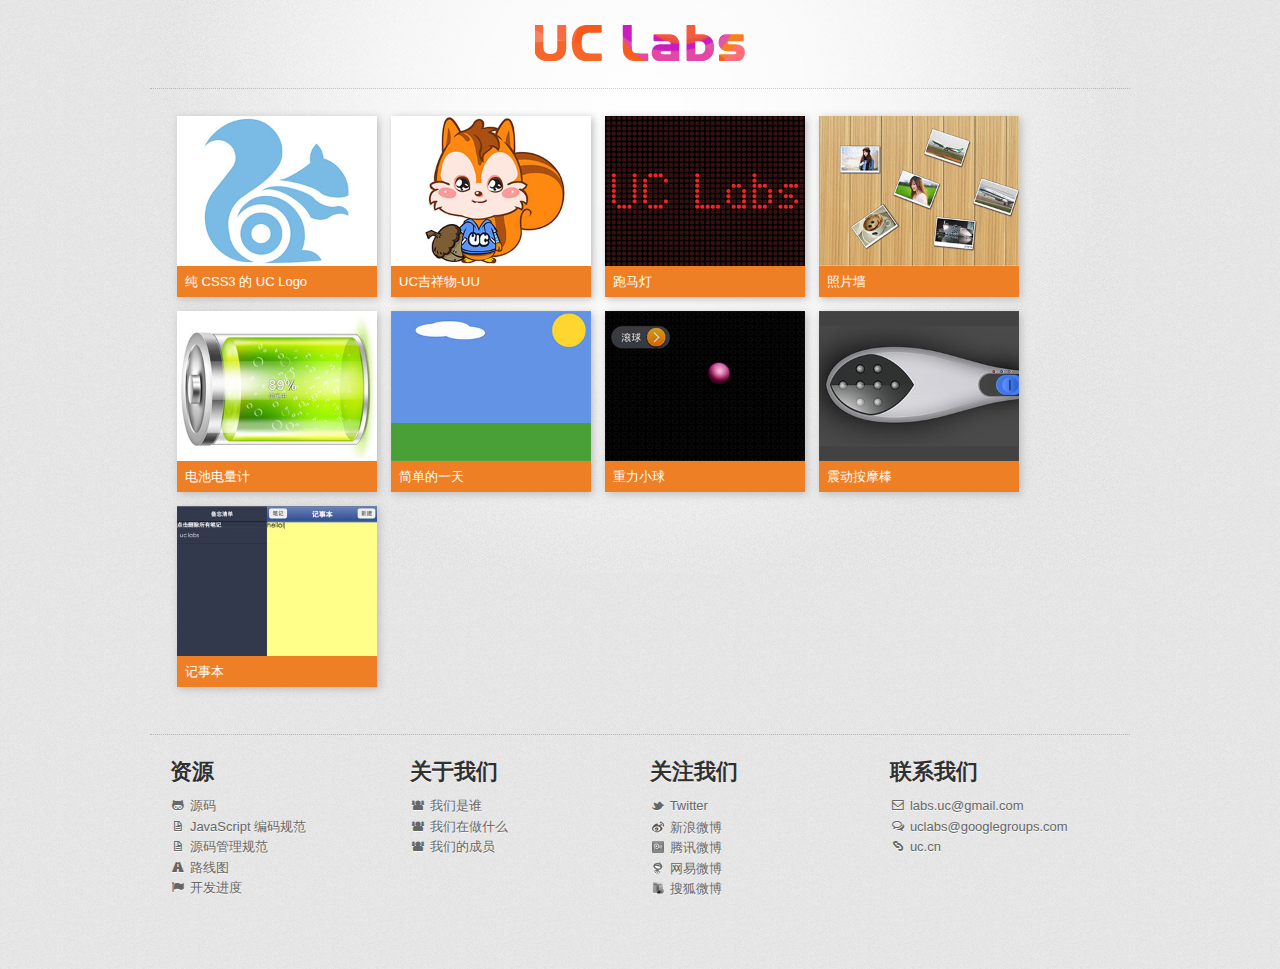
<file: index.html>
<!DOCTYPE html>
<html>
  <head>
    <meta charset='utf-8'>
    <meta name="viewport" content="width=device-width, initial-scale=1.0, user-scalable=no">
    <link rel="stylesheet" type="text/css" href="css/font-awesome.css" media="screen" />
    <link rel="stylesheet" type="text/css" href="css/uclabs.css" media="screen" />
    <title>UC Labs</title>
  </head>

  <body>
    <div id="container">
      <div class="inner">

        <header>
          <span class="uc_labs">
            <a href="index.html"><img src="img/uc-labs.png" /></a>
          </span>
        </header>

        <section class="main clearfix">
		  
          <div class="demo-list">
          <section class="demo">
            <a href="demo/logo-css3/">
            <div class="demo-frame">
              <img src="screenshot/logo-css3/thumbnail.jpg" class="demo-thumb" />
              <div class="demo-name">纯 CSS3 的 UC Logo</div>
            </div>
            </a>
          </section>

          <section class="demo">
            <a href="demo/uu-canvas/">
            <div class="demo-frame">
              <img src="screenshot/uu-canvas/thumbnail.jpg" class="demo-thumb" />
              <div class="demo-name">UC吉祥物-UU</div>
            </div>
            </a>
          </section>
		  
          <section class="demo">
            <a href="demo/marquee/">
            <div class="demo-frame">
              <img src="screenshot/marquee/thumbnail.jpg" class="demo-thumb" />
              <div class="demo-name">跑马灯</div>
            </div>
            </a>
          </section>

          <section class="demo">
            <a href="demo/image-wall/">
            <div class="demo-frame">
              <img src="screenshot/image-wall/thumbnail.jpg" class="demo-thumb" />
              <div class="demo-name">照片墙</div>
            </div>
            </a>
          </section>

          <section class="demo">
            <a href="demo/battery/">
            <div class="demo-frame">
              <img src="screenshot/battery/thumbnail.jpg" class="demo-thumb" />
              <div class="demo-name">电池电量计</div>
            </div>
            </a>
          </section>

          <section class="demo">
            <a href="demo/day-night/">
            <div class="demo-frame">
              <img src="screenshot/day-night/thumbnail.jpg" class="demo-thumb" />
              <div class="demo-name">简单的一天</div>
            </div>
            </a>
          </section>

          <section class="demo">
            <a href="demo/gravity-ball/">
            <div class="demo-frame">
              <img src="screenshot/gravity-ball/thumbnail.jpg" class="demo-thumb" />
              <div class="demo-name">重力小球</div>
            </div>
            </a>
          </section>

          <section class="demo">
            <a href="demo/vibrator/">
            <div class="demo-frame">
              <img src="screenshot/vibrator/thumbnail.jpg" class="demo-thumb" />
              <div class="demo-name">震动按摩棒</div>
            </div>
            </a>
          </section>
          
          <section class="demo">
            <a href="demo/note/">
            <div class="demo-frame">
              <img src="screenshot/note/thumbnail.jpg" class="demo-thumb" />
              <div class="demo-name">记事本</div>
            </div>
            </a>
          </section>
          </div>
        </section>

        <footer class="">
          <div class="row clearfix">
            <div class="span3 column">
              <h2>资源</h2>
              <ul class="icons list-style-none">
                <li><i class="icon-github"></i> 
                  <a href="https://github.com/uclabs" target="_blank">源码</a>
                </li>
                <li><i class="icon-file"></i> 
                  <a href="#" target="_blank">JavaScript 编码规范</a>
                </li>
                <li><i class="icon-file"></i> 
                  <a href="#" target="_blank">源码管理规范</a>
                </li>
                <li><i class="icon-road"></i> 
                  <a href="https://trello.com/b/c0jXfDdj" target="_blank">路线图</a>
                </li>
                <li><i class="icon-flag"></i> 
                  <a href="https://trello.com/b/c0jXfDdj" target="_blank">开发进度</a>
                </li>
              </ul>
            </div>
            <div class="span3 column">
              <h2>关于我们</h2>
              <ul class="icons list-style-none">
                <li><i class="icon-group"></i> 
                  <a href="#members">我们是谁</a>
                </li>
                <li><i class="icon-group"></i> 
                  <a href="#members">我们在做什么</a>
                </li>
                <li><i class="icon-group"></i> 
                  <a href="#members">我们的成员</a>
                </li>
              </ul>
            </div>
            <div class="span3 column">
              <h2>关注我们</h2>
              <ul class="icons list-style-none">
                <li><i class="icon-twitter"></i> 
                  <a href="http://twitter.com/uc_labs" target="_blank">Twitter</a>
                </li>
                <li><i class="icon-sina-weibo"></i> 
                  <a href="http:///weibo.com/uclabs" target="_blank">新浪微博</a>
                </li>
                <li><i class="icon-qq-weibo"></i> 
                  <a href="http://t.qq.com/uclabs" target="_blank">腾讯微博</a>
                </li>
                <li><i class="icon-163-weibo"></i> 
                  <a href="http://t.163.com/uclabs" target="_blank">网易微博</a>
                </li>
                <li><i class="icon-sohu-weibo"></i> 
                  <a href="http://t.sohu.com/uclabs" target="_blank">搜狐微博</a>
                </li>
              </ul>
            </div>
            <div class="span3 column">
              <h2>联系我们</h2>
              <ul class="icons list-style-none">
                <li><i class="icon-envelope"></i> 
                  <a href="mailto:labs.uc@gmail.com" alt="与 UC Labs 直接联系">labs.uc@gmail.com</a>
                </li>
                <li><i class="icon-comments-alt"></i> 
                  <a href="mailto:uclabs@googlegroups.com" alt="UC Labs 邮件列表">uclabs@googlegroups.com</a>
                </li>
                <li><i class="icon-link"></i> 
                  <a href="http://uc.cn" target="_blank">uc.cn</a>
                </li>
              </ul>
            </div>
          </div>
          <!-- <div class="uc_logo">
            <a href="http://uc.cn"><img src="img/uc-logo.png" /></a>
          </div>    -->       
        </footer>

        <section id="downloads" class="clearfix" style="display: none">
          <a href="https://github.com/uclabs" id="view-on-github" class="button"><span>View on GitHub</span></a>
        </section>

        <script type="text/javascript" src="lib/underscore.js"></script>
        <script type="text/javascript" src="lib/jquery.js"></script>
        <script type="text/javascript" src="lib/galleria.js"></script>

        <script type="text/javascript">
          var gaJsHost = (("https:" == document.location.protocol) ? "https://ssl." : "http://www.");
          document.write(unescape("%3Cscript src='" + gaJsHost + "google-analytics.com/ga.js' type='text/javascript'%3E%3C/script%3E"));
        </script>
        <script type="text/javascript">
          try {
            var pageTracker = _gat._getTracker("UA-35388361-1");
            pageTracker._trackPageview();
          } catch(err) {}
        </script>

      </div>
    </div>
  </body>
</html>
</file>
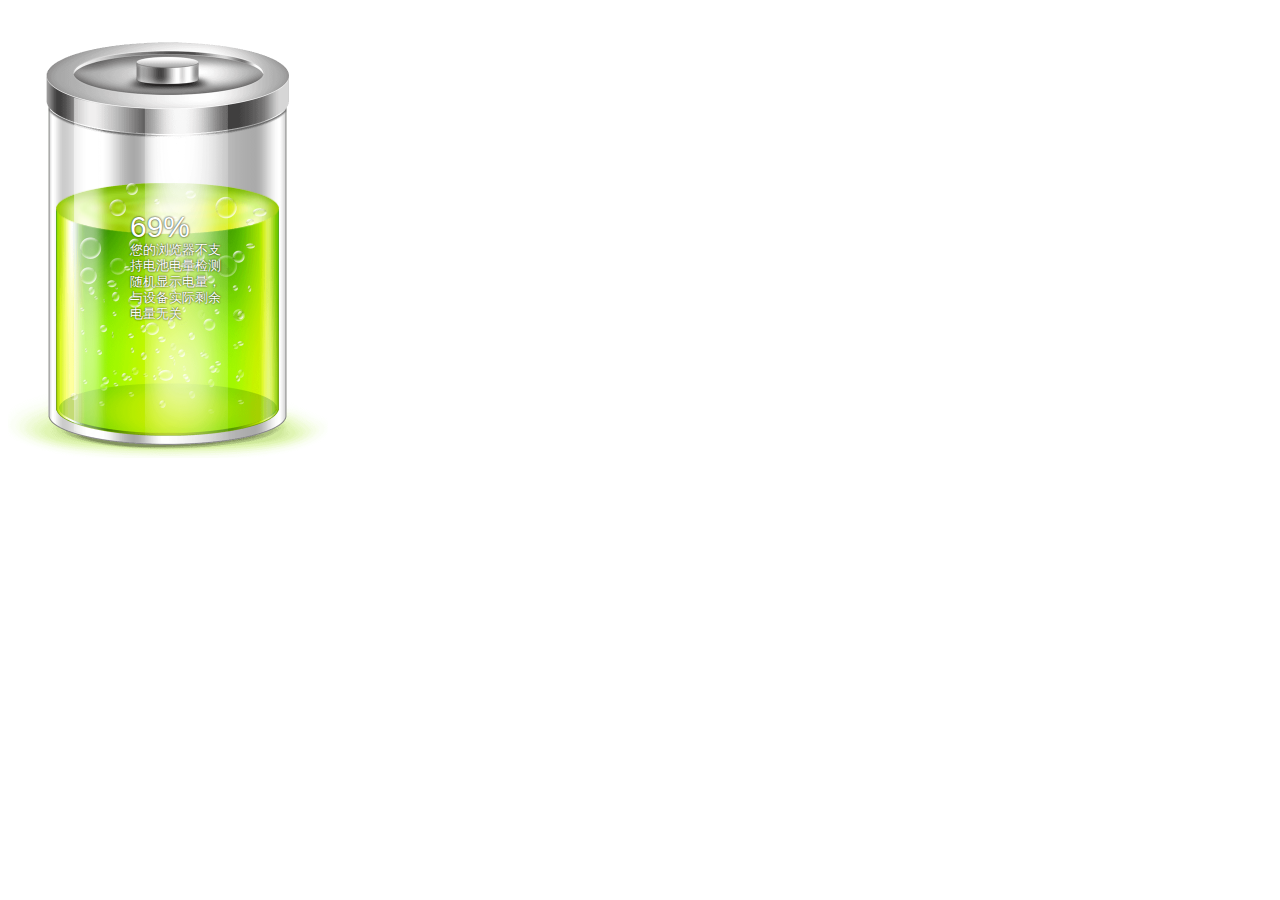
<file: demo/battery/index.html>
<!doctype html>
<html>
<head>
    <meta http-equiv="Content-Type" content="text/html; charset=utf-8"></meta>
    <meta name="viewport" content="width=320, initial-scale=1, maximum-scale=1"></meta>
    <meta name="apple-mobile-web-app-capable" content="yes"></meta>
    <title>Battery Indicator</title>
    <link rel="stylesheet" type="text/css" href="battery.css"></link>
</head>
<body>
    <div class="indicator">
        <img src="img/cover.png" class="indicator-cover">
        <img src="img/surface.png" class="indicator-surface">
        <img src="img/capacity.png" class="indicator-capacity">
        <img src="img/bottom.png" class="indicator-bottom">
    </div>
    <div class="status">
    </div>
    <div class="level">
    </div>
    <script type="text/javascript" src="lib/zepto.js"></script>
    <script type="text/javascript" src="battery.js"></script>
    <script type="text/javascript">
        var gaJsHost = (("https:" == document.location.protocol) ? "https://ssl." : "http://www.");
        document.write(unescape("%3Cscript src='" + gaJsHost + "google-analytics.com/ga.js' type='text/javascript'%3E%3C/script%3E"));
    </script>
    <script type="text/javascript">
        try {
            var pageTracker = _gat._getTracker("UA-35388361-1");
            pageTracker._trackPageview();
        } catch(err) {}
    </script>
</body>
</html>
</file>
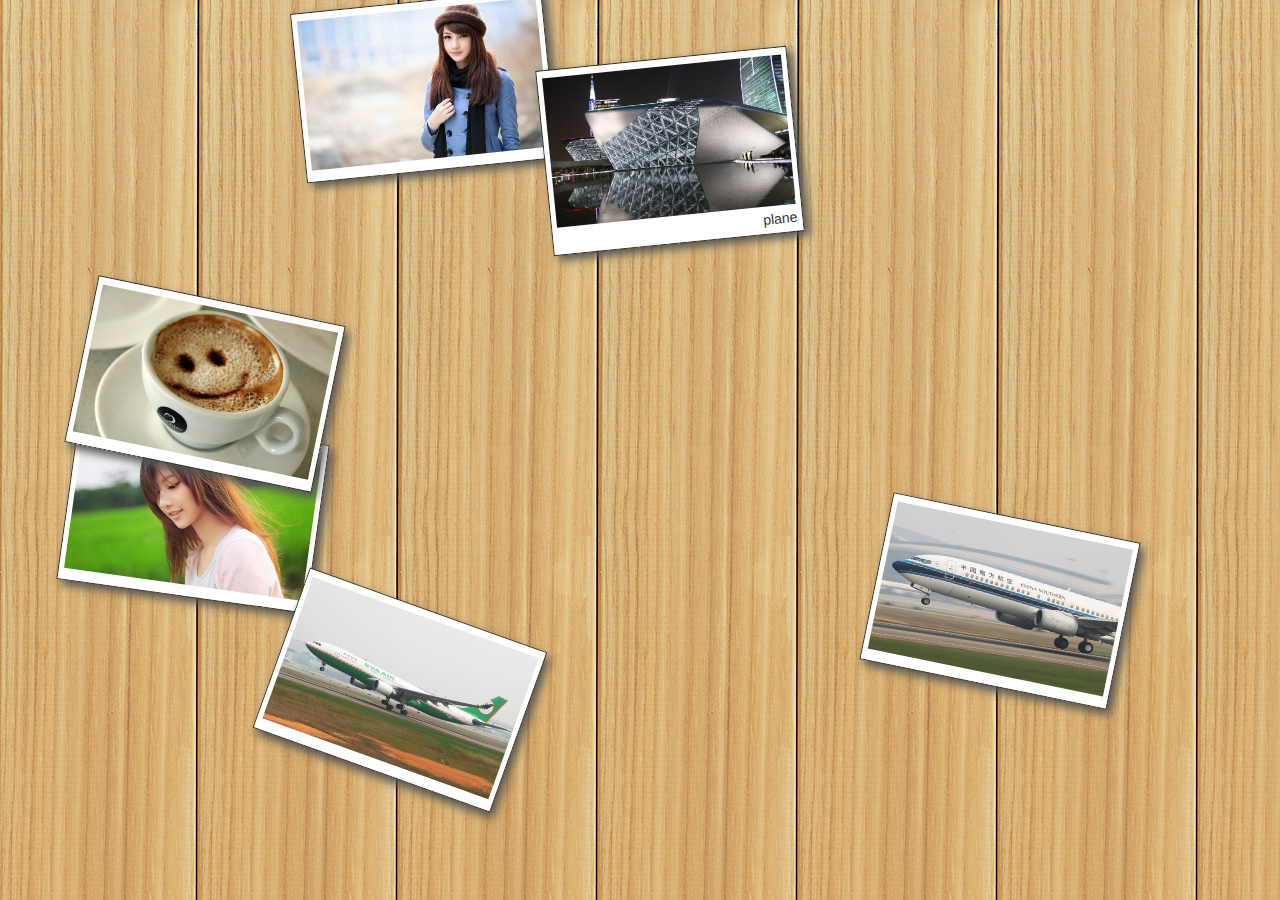
<file: demo/image-wall/index.html>
<!DOCTYPE html>
<html>
<head>
<meta charset=utf-8>
<meta name="viewport" content="width=device-width, initial-scale=1.0, user-scalable=no">
<title>Image Wall</title>
<link rel="stylesheet" type="text/css" href="wall.css">
<script src="lib/zepto.js"></script>
<script src="lib/lang.js"></script>
<script src="lib/gesture.js"></script>
<script src="wall.js"></script>
</head>
<body>
<script>
var screen = window.screen,
    sWidth = screen.availWidth,
    sHeight = screen.availHeight,
    $body = $('body');
var photos = [
    {
        url: 'img/photo-1.jpg'
    },
    {
        url: 'img/photo-2.jpg'
    },
    {
        url: 'img/photo-3.jpg'
    },
    {
        url: 'img/photo-4.jpg'
    },
    {
        url: 'img/photo-5.jpg'
    },
    {
        url: 'img/photo-6.jpg',
        label: 'plane'
    }
];
for (var i = 0; i < photos.length; i++) {
    var photo = photos[i],
        $photo = $('<div>').addClass('photo'),
        $frame = $('<div>').addClass('frame').appendTo($photo)
        $image = $('<img>').addClass('image').appendTo($frame);
    $image.on("contextmenu", function(e){ return false; })
        .attr('src', photo.url);
    $photo.css({
            'top': Math.random() * sHeight * 0.7,
            'left': Math.random() * sWidth * 0.7,
            '-webkit-transform': 'rotate(' + (Math.random() * 50 + Math.random() * -50) + 'deg)',
            'zIndex': i
        });
    if (photo.label) {
        var $label = $('<div>').addClass('label').text(photo.label).appendTo($frame);
    }
    $body.append($photo);
}
</script>
</body>
</html>
</file>
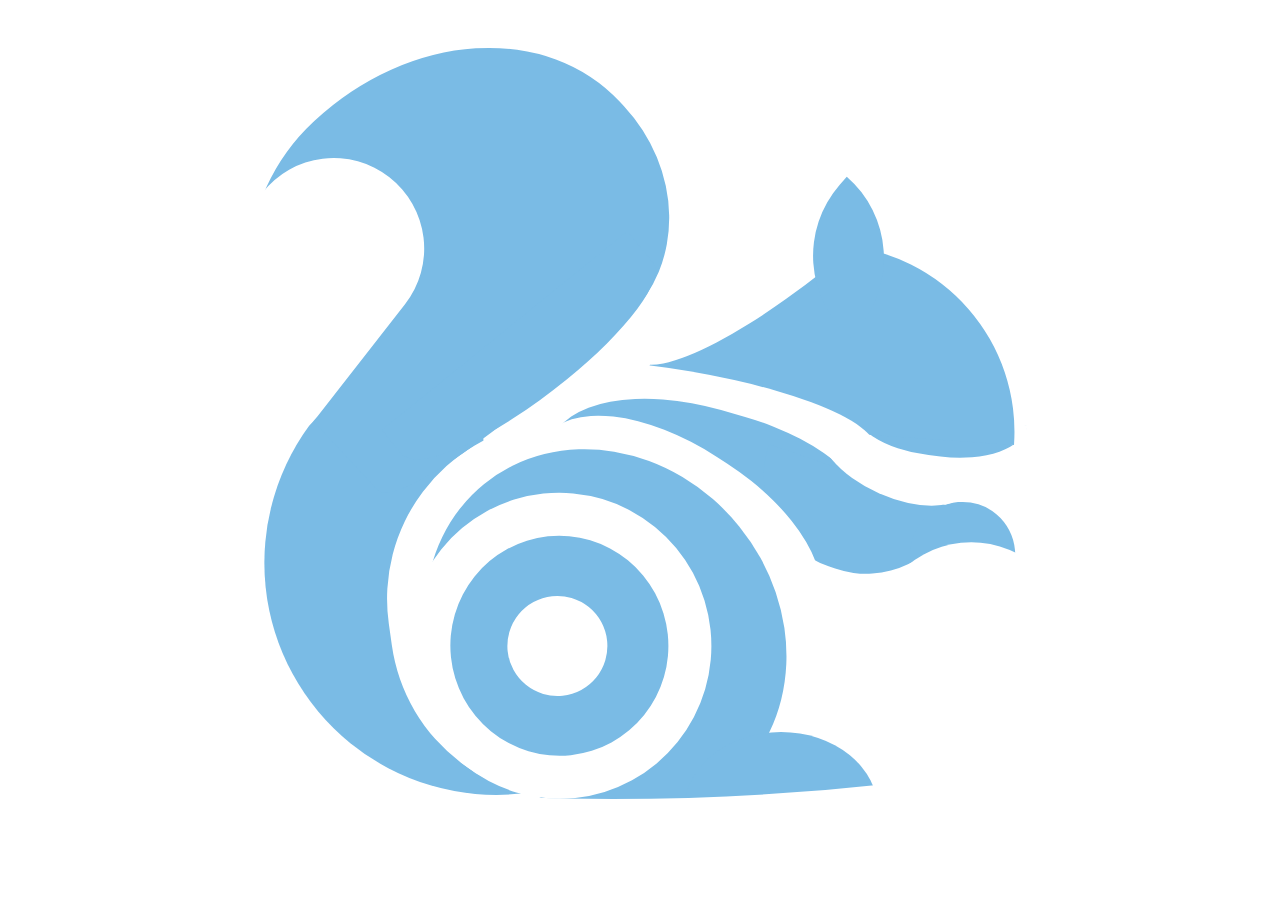
<file: demo/logo-css3/index.html>
<!DOCTYPE html>
<!-- saved from url=(0041)http://121.14.161.189:7080/upload/cc/pet/ -->
<html><head><meta http-equiv="Content-Type" content="text/html; charset=UTF-8">

<meta http-equiv="Cache-Control" content="no-cache">
<meta name="viewport" content="width=device-width; initial-scale=1.0; maximum-scale=1.0; minimum-scale=1.0; user-scalable=no;">
<meta name="MobileOptimized" content="320">
<title>松鼠</title>
<style>
*{ padding:0; margin:0; list-style:none;}

#pet{ width:910px; height:831px; margin:20px auto;/* background:url(1.jpg) no-repeat 0 0;*/ position:relative; overflow:hidden;}
#pet div{position:absolute;}
/*尾巴*/
.tail{
position: absolute;
border-top-left-radius: 200px 243px;
border-top-right-radius: 162px 146px;
border-bottom-right-radius: 45px 310px;
border-bottom-left-radius: 210px;
top: 0;
left: 84px;
width: 357px;
-webkit-transform: rotate(47deg);
height: 442px;
background: rgba(122, 187, 229, 1);}

.tail .inner1{top: 85px;
left: 283px;
border-top-right-radius: 500px 1945px;
border-bottom-right-radius: 653px 2439px;
width: 77px;
height: 316px;
-webkit-transform: rotate(4deg);
background: rgba(122, 187, 229, 1);}
.tail .cover1{ width: 181px;
height: 323px;
-webkit-transform: rotate(-9deg);
top: 218px;
left: 27px;
background: rgba(255, 255, 255, 1);
border-radius: 100px;}

.head{ top: 225px;
left: 459px;
width:1px;
height:1px;
}
.head_bg{width: 377px;
height: 187px;
border-top-left-radius: 200px;
border-top-right-radius: 200px;
background: rgba(122, 187, 229, 1);
-webkit-transform: rotate(4deg);}
.head_1{ 
top: 170px;
left: 205px;
width: 176px;
height: 41px;
border-bottom-left-radius: 400px 200px;
border-bottom-right-radius: 400px 200px;
background: rgba(122, 187, 229, 1);
-webkit-transform: rotate(7deg);
}
.header_1_mask{
top: -11px;
left: 0px;
width: 176px;
height: 22px;
background: rgba(255, 255, 255, 1);
-webkit-transform: rotate(7deg);
}

.head_2{ 
top: 134px;
left: -6px;
width: 242px;
height: 66px;
border-top-right-radius: 844px 200px;
-webkit-transform: rotate(7deg);
background: rgba(255, 255, 255, 1);
}

.head_3{ 
top: 17px;
left: -24px;
width: 249px;
height: 68px;
border-top-right-radius: 844px 200px;
-webkit-transform: rotate(139deg);
background: rgba(255, 255, 255, 1);
}

.head_7{
right: -263px;
top: -42px;
width: 119px;
height: 108px;
background: rgba(122, 187, 229, 1);
-webkit-border-radius: 150px 0px 150px 0px;
transform: rotate(36deg);
-webkit-transform: rotate(-49deg);
}


.pp{
top: 323px;
left: 80px;
width: 232px;
height: 464px;
border-top-left-radius: 232px;
-webkit-transform: rotate(-6deg);
border-bottom-left-radius: 232px;
background: rgba(122, 187, 229, 1);
}
.pp_mask{
top: 200px;
left: 19px;
width: 378px;
height: 178px;
border-bottom-left-radius: 378px;
border-bottom-right-radius: 378px;
-webkit-transform: rotate(88deg);
background: rgba(255, 255, 255, 1);
}
.pp_1{
top: 121px;
left: 162px;
width: 343px;
height: 387px;
border-radius: 50%;
-webkit-transform: rotate(-33deg);
background: rgba(122, 187, 229, 1);
}
.pp_2{
top: 168px;
left: 134px;
width: 218px;
height: 220px;
border: 43px solid rgba(255, 255, 255, 1);
border-radius: 50%;
background: rgba(122, 187, 229, 1);
}
.pp_3{
top: 271px;
left: 234px;
width: 100px;
height: 100px;
border-radius: 50%;
background: rgba(255, 255, 255, 1);
}


.hand{ width: 10px;
height: 10px;
top: 380px;
left: 375px;
}
.hand_1{ 
left: -4px;
top: 12px;
width: 333px;
height: 77px;
background: rgba(122, 187, 229, 1);
border-top-left-radius: 300px 150px;
border-top-right-radius: 300px 150px;
-webkit-transform: rotate(16deg);
}
.hand_2{ 
left: 188px;
top: 74px;
width: 199px;
height: 96px;
background: rgba(122, 187, 229, 1);
border-bottom-left-radius: 300px 300px;
border-bottom-right-radius: 300px 300px;
-webkit-transform: rotate(19deg);
}

.hand_3{ 
left: 348px;
top: 102px;
width: 105px;
height: 56px;
background: rgba(122, 187, 229, 1);
border-top-left-radius: 300px 300px;
border-top-right-radius: 300px 300px;
-webkit-transform: rotate(-5deg);
}

.hand_4{ 
left: -19px;
top: 54px;
width: 320px;
height: 77px;
background: rgba(255, 255, 255, 1);
border-top-left-radius: 300px 150px;
border-top-right-radius: 300px 150px;
-webkit-transform: rotate(33deg);
}

.hand_5{ 
left: 247px;
top: 55px;
width: 160px;
height: 40px;
background: rgba(255, 255, 255, 1);
border-bottom-left-radius: 300px 150px;
border-bottom-right-radius: 300px 150px;
-webkit-transform: rotate(24deg);
}

.hand_6{ 
left: 354px;
top: 122px;
width: 100px;
height: 100px;
background: rgba(255, 255, 255, 1);
border-radius: 150px 0px 150px 0px;
-webkit-transform: rotate(39deg);
}

.foot{
width: 194px;
height: 157px;
background: rgba(122, 187, 229, 1);
top: 712px;
left: 499px;
border-radius: 50%;
}

.final{ 
bottom: -48px;
left: -2172px;
width: 5000px;
height: 5000px;
border: 100px solid rgba(255, 255, 255, 1);
border-radius: 50%;
}

</style>
<link type="text/css" rel="stylesheet" href="chrome-extension://cpngackimfmofbokmjmljamhdncknpmg/style.css"><script type="text/javascript" charset="utf-8" src="chrome-extension://cpngackimfmofbokmjmljamhdncknpmg/page_context.js"></script></head>

<body screen_capture_injected="true">

<div id="pet">
	    
    <!--身体-->
    <div class="body">
    	
    </div>
    
    <!--头部-->
    <div class="head">
    	
    	<div class="head_1">
        <div class="header_1_mask"></div></div>
        <div class="head_bg"></div>
        <div class="head_2"></div>
        <div class="head_3"></div>
        <div class="head_4"></div>
        <div class="head_5"></div>
        <div class="head_6"></div>
        <div class="head_7"></div>
    </div>
    
    <div class="hand">
    	<div class="hand_1"></div>
        <div class="hand_2"></div>
        <div class="hand_3"></div>
        <div class="hand_4"></div>
        <div class="hand_5"></div>
        <div class="hand_6"></div>
    </div>
    
    <div class="pp">
    	<div class="pp_mask"></div>
    	<div class="pp_1"></div>
        <div class="pp_2"></div>
        <div class="pp_3"></div>
    </div>
    
    
	<div class="tail">
    	<div class="inner1"></div>
        <div class="cover1"></div>
    </div>
    
    <div class="foot"></div>
    
    <div class="final"></div>

    
</div>



<div id="sbi_camera_button" class="sbi_search" style="left: 0px; top: 0px; position: absolute; width: 29px; height: 27px; border: none; margin: 0px; padding: 0px; z-index: 2147483647; display: none;"></div></body></html>
</file>
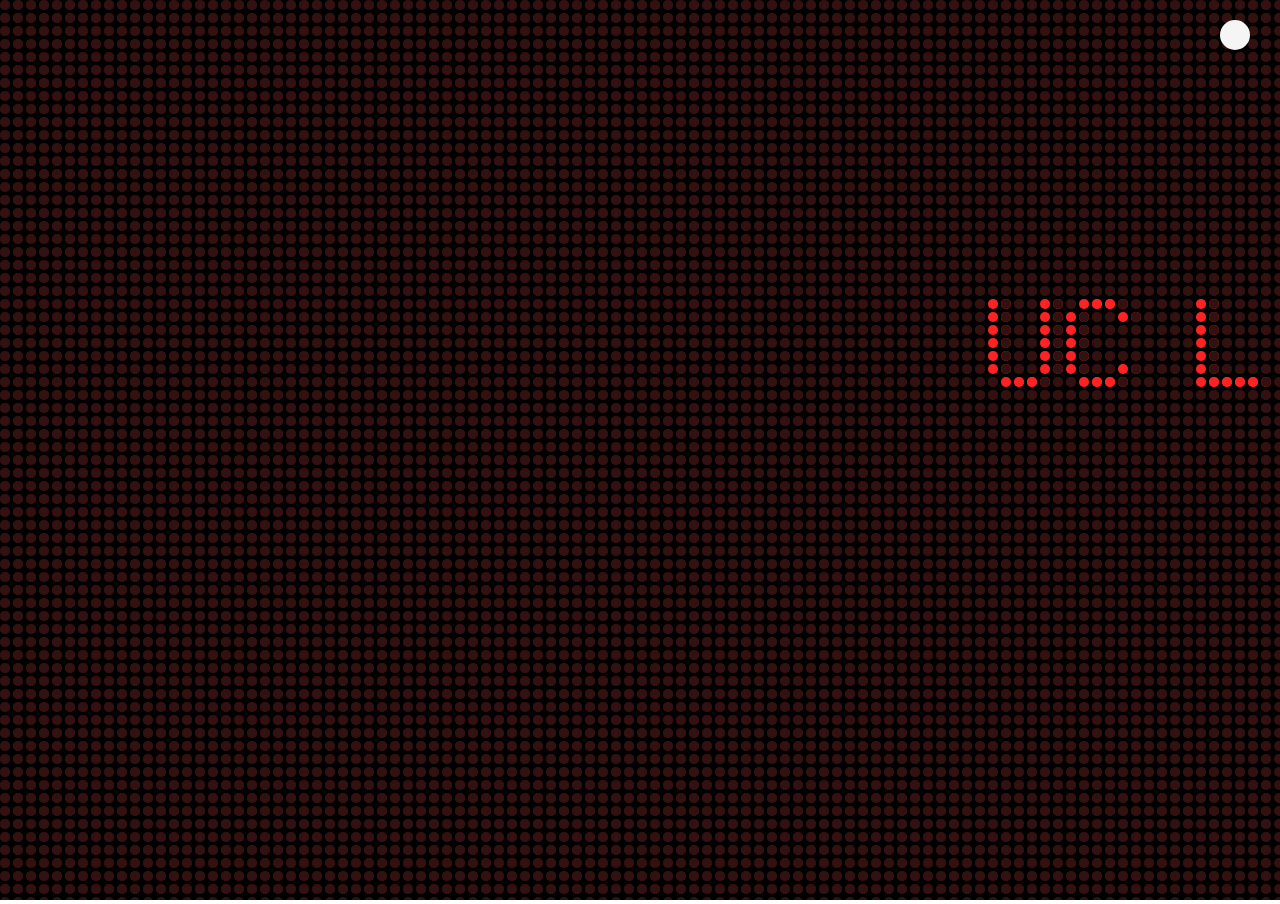
<file: demo/marquee/index.html>
<!DOCTYPE html>
<html>
<head>
<meta http-equiv="content-type"  content="text/html; charset=utf-8" />
<meta http-equiv="Cache-Control" content="no-cache" />
<meta name="apple-mobile-web-app-capable" content="yes">
<meta name="full-screen" content="yes">
<meta name="viewport" content="width=device-width; initial-scale=1.0; maximum-scale=1.0; minimum-scale=1.0; user-scalable=no;" />
<meta name="MobileOptimized" content="320"/>
<title>跑马灯</title>

<link type="text/css" rel="stylesheet" href="marquee.css">
</head>

<body>
	<canvas id="led_pad" width="500" height="500"></canvas>

	<!-- control button -->
	<div class="control_btn"></div>

	<!-- control pad -->
	<div id="control_pad" class="control_pad">
		<div class="word border_line">
			<input type="text" class="msg" placeholder="type your word~" />
		</div>
		<div class="speed border_line">
			<div class="btns" id="speed_up">faster</div>
			<div class="btns" id="speed_down">slower</div>
		</div>
		<div class="color border_line">
			<div class="btns" id="on_color">word</div>
			<div class="btns" id="off_color">bg</div>
		</div>
		<div class="color border_line">
			<div class="url_btn">generate url</div>
		</div>
		<div class="control_btns">
			<div class="ok_btn btns">OK</div>
			<div class="cancel_btn btns">CANCEL</div>
		</div>
	</div>

	<!-- color picker -->
	<div class="color_pad">
		<div class="axis" id="red_axis"><div class="slip"></div></div>
		<div class="axis" id="green_axis"><div class="slip"></div></div>
		<div class="axis" id="blue_axis"><div class="slip"></div></div>
		<div class="color_value">
			<span id="red_value"></span>
			<span id="green_value"></span>
			<span id="blue_value"></span>
		</div>
		<div class="show_color"></div>
		<div class="btns" id="color_ok">OK</div>
	</div>

	<!-- url pad -->
	<div class="url_pad">
		<div id="url"></div>
		<div class="btns" id="url_ok" style="margin:10px 0px 0px 90px;">OK</div>
	</div>

	<script src="marquee.js"></script>
	<script>
		var m = marquee();
		m.init();
	</script>
</body>
</html>
</file>
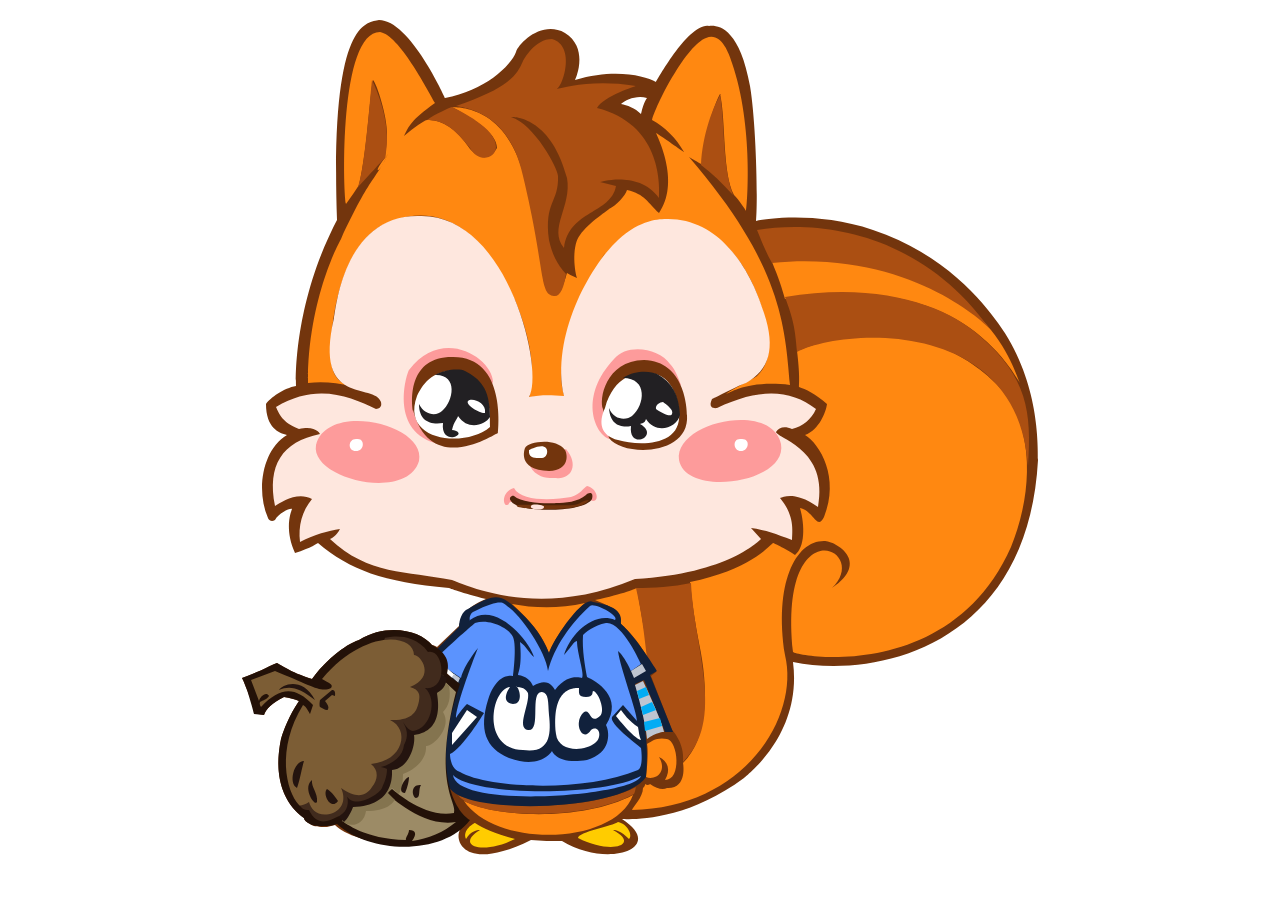
<file: demo/uu-canvas/index.html>
<!DOCTYPE html>
<!-- saved from url=(0038)http://121.14.161.189:7080/upload/zxj/ -->
<html><head><meta http-equiv="Content-Type" content="text/html; charset=UTF-8">

<meta name="author" content="UCWeb R.E.D zhangxj">
<title>html5+canvas画松鼠</title>
<style type="text/css">
#all {position:relative;margin:20px auto;width:796px;height:835px; }
#bg, #orange, #brown, #yellow, #white, #face_bg, #pink, #eye_bg, #lips, #eye_black, #eye_white, #lips_white, #clothes, #blue, #clothes_white, #clothes_grey, #light_blue, #pine_bg, #pine, #shell, #top_shell, #shadow, #pine_black, #noise {position:absolute;top:0;left:0;}
</style>
<link type="text/css" rel="stylesheet" href="chrome-extension://cpngackimfmofbokmjmljamhdncknpmg/style.css"><script type="text/javascript" charset="utf-8" src="chrome-extension://cpngackimfmofbokmjmljamhdncknpmg/page_context.js"></script></head>

<body screen_capture_injected="true">
<div id="all">
        <canvas id="bg" width="796" height="840"></canvas> 	
        <canvas id="orange" width="796" height="840"></canvas> 	
        <canvas id="brown" width="796" height="840"></canvas> 	
        <canvas id="yellow" width="796" height="840"></canvas> 	
        <canvas id="face_bg" width="796" height="840"></canvas> 	
        <canvas id="pink" width="796" height="840"></canvas> 	
        <canvas id="lips" width="796" height="840"></canvas> 	
        <canvas id="eye_bg" width="796" height="840"></canvas> 	
        <canvas id="white" width="796" height="840"></canvas> 	
        <canvas id="eye_black" width="796" height="840"></canvas> 	
        <canvas id="eye_white" width="796" height="840"></canvas> 	
        <canvas id="lips_white" width="796" height="840"></canvas> 	
        <canvas id="clothes" width="796" height="840"></canvas> 	
        <canvas id="blue" width="796" height="840"></canvas> 	
        <canvas id="clothes_white" width="796" height="840"></canvas> 	
        <canvas id="clothes_grey" width="796" height="840"></canvas> 	
        <canvas id="light_blue" width="796" height="840"></canvas> 	
        <canvas id="pine_bg" width="796" height="840"></canvas> 	
        <canvas id="pine" width="796" height="840"></canvas> 	
        <canvas id="shadow" width="796" height="840"></canvas> 	
        <canvas id="pine_black" width="796" height="840"></canvas> 	
        <canvas id="shell" width="796" height="840"></canvas> 	
        <canvas id="top_shell" width="796" height="840"></canvas> 	
        <canvas id="noise" width="796" height="840"></canvas> 	
</div>
    <script type="text/javascript">
        var bg, orange, brown, eyeball, nose, mouth, whisker;
        function getCanvas(id) {
            return document.getElementById(id).getContext("2d");
        }
        //bg
        bg = getCanvas("bg");
		bg.fillStyle = "#73350d";
		bg.moveTo(137, 1);
        bg.bezierCurveTo(168, 0, 203, 78, 203, 78);
        bg.bezierCurveTo(242, 71, 269, 46, 274, 32);
        bg.bezierCurveTo(277, 23, 300, 0, 323, 13);
        bg.bezierCurveTo(347, 28, 334, 58, 333, 60);
        bg.bezierCurveTo(373, 48, 403, 56, 414, 62);
        bg.bezierCurveTo(414, 62, 447, 2, 467, 6);
        bg.bezierCurveTo(475, 5, 497, 6, 508, 66);
        bg.bezierCurveTo(514, 102, 516, 178, 514, 201);
        bg.bezierCurveTo(528, 198, 578, 192, 631, 210);
        bg.bezierCurveTo(703, 234, 741, 282, 756, 303);
        bg.bezierCurveTo(796, 358, 796, 419, 796, 440);
        bg.bezierCurveTo(786, 627, 633, 659, 551, 642);
        bg.bezierCurveTo(560, 711, 509, 752, 502, 758);
        bg.bezierCurveTo(440, 804, 384, 799, 380, 799);
        bg.bezierCurveTo(425, 828, 366, 849, 320, 821);
        bg.bezierCurveTo(310, 821, 299, 821, 289, 820);
        bg.bezierCurveTo(222, 853, 212, 820, 218, 810);
        bg.bezierCurveTo(169, 835, 108, 821, 93, 805);
		bg.lineTo(85, 807)
        bg.bezierCurveTo(77, 807, 72, 807, 68, 804);
        bg.bezierCurveTo(64, 802, 62, 800, 62, 798);
        bg.bezierCurveTo(60, 796, 27, 777, 39, 719);
        bg.bezierCurveTo(42, 709, 47, 696, 57, 681);
        bg.bezierCurveTo(53, 679, 48, 678, 42, 677);
        bg.bezierCurveTo(30, 683, 24, 689, 22, 695);
		bg.lineTo(16, 694)
        bg.bezierCurveTo(10, 685, 3, 663, 0, 658);
        bg.bezierCurveTo(15, 653, 25, 647, 35, 643);
        bg.bezierCurveTo(49, 651, 52, 653, 70, 659);
        bg.bezierCurveTo(91, 631, 111, 622, 117, 620);
        bg.bezierCurveTo(146, 602, 179, 611, 190, 625);
        bg.bezierCurveTo(192, 625, 193, 626, 195, 627);
		bg.lineTo(217, 606)
        bg.bezierCurveTo(218, 602, 221, 594, 224, 591);
        bg.bezierCurveTo(229, 587, 234, 583, 244, 579);
        bg.bezierCurveTo(220, 573, 207, 568, 207, 568);
        bg.bezierCurveTo(141, 562, 108, 550, 76, 523);
        bg.bezierCurveTo(76, 523, 69, 528, 53, 533);
        bg.bezierCurveTo(42, 509, 49, 492, 50, 489);
        bg.bezierCurveTo(48, 488, 37, 493, 33, 500);
        bg.bezierCurveTo(28, 503, 26, 498, 26, 498);
        bg.bezierCurveTo(14, 471, 20, 430, 45, 415);
        bg.bezierCurveTo(37, 413, 24, 408, 24, 384);
        bg.bezierCurveTo(28, 378, 42, 368, 54, 366);
        bg.bezierCurveTo(54, 366, 50, 286, 95, 200);
        bg.bezierCurveTo(88, 0, 124, 3, 137, 0);
        bg.bezierCurveTo(168, 0, 203, 78, 203, 78);
		bg.fill();
		
		//orange
        orange = getCanvas("orange");
		orange.fillStyle = "#ff8811";
		orange.moveTo(138, 12);
        orange.bezierCurveTo(157, 15, 185, 69, 193, 83);
        orange.bezierCurveTo(169, 100, 167, 106, 162, 116);
        orange.bezierCurveTo(173, 107, 181, 101, 185, 100);
        orange.bezierCurveTo(199, 99, 214, 108, 228, 129);
        orange.bezierCurveTo(233, 134, 245, 145, 255, 128);
        orange.bezierCurveTo(255, 112, 228, 97, 210, 87);
        orange.bezierCurveTo(216, 88, 266, 84, 284, 163);
        orange.bezierCurveTo(306, 255, 296, 271, 313, 275);
        orange.bezierCurveTo(317, 275, 321, 267, 325, 253);
        orange.bezierCurveTo(330, 256, 333, 257, 335, 258);
        orange.bezierCurveTo(332, 248, 330, 225, 338, 215);
        orange.bezierCurveTo(347, 202, 368, 189, 367, 189);
        orange.bezierCurveTo(375, 185, 383, 176, 385, 170);
        orange.bezierCurveTo(403, 174, 406, 183, 417, 193);
        orange.bezierCurveTo(438, 163, 417, 120, 414, 113);
        orange.bezierCurveTo(421, 117, 440, 131, 442, 132);
        orange.bezierCurveTo(434, 118, 423, 107, 410, 100);
        orange.bezierCurveTo(416, 80, 445, 25, 464, 18);
        orange.bezierCurveTo(478, 12, 486, 30, 490, 43);
        orange.bezierCurveTo(512, 107, 505, 187, 504, 191);
        orange.bezierCurveTo(503, 189, 497, 180, 492, 175);
        orange.bezierCurveTo(480, 153, 484, 99, 478, 74);
        orange.bezierCurveTo(472, 85, 461, 118, 461, 145);
        orange.bezierCurveTo(457, 143, 447, 137, 447, 137);
        orange.bezierCurveTo(540, 245, 543, 306, 548, 365);
        orange.bezierCurveTo(506, 360, 488, 373, 484, 374);
        orange.bezierCurveTo(492, 368, 513, 358, 515, 356);
        orange.bezierCurveTo(524, 348, 527, 336, 527, 323);
        orange.bezierCurveTo(527, 318, 515, 209, 429, 200);
        orange.bezierCurveTo(382, 198, 360, 241, 356, 246);
        orange.bezierCurveTo(382, 198, 327, 293, 321, 341);
        orange.bezierCurveTo(317, 363, 322, 375, 323, 377);
        orange.bezierCurveTo(300, 375, 291, 376, 287, 378);
        orange.bezierCurveTo(292, 358, 293, 329, 273, 280);
        orange.bezierCurveTo(266, 266, 228, 172, 150, 201);
        orange.bezierCurveTo(101, 217, 88, 297, 89, 337);
        orange.bezierCurveTo(89, 361, 104, 365, 109, 366);
        orange.bezierCurveTo(95, 363, 81, 361, 66, 363);
        orange.bezierCurveTo(66, 277, 99, 219, 99, 219);
        orange.bezierCurveTo(129, 154, 136, 157, 146, 134);
        orange.bezierCurveTo(129, 154, 136, 157, 146, 134);
		orange.lineTo(143, 138)
        orange.bezierCurveTo(144, 128, 145, 120, 145, 113);
        orange.bezierCurveTo(145, 96, 135, 64, 131, 60);
        orange.bezierCurveTo(128, 72, 125, 133, 117, 165);
        orange.bezierCurveTo(114, 170, 109, 177, 104, 184);
        orange.bezierCurveTo(101, 170, 97, 12, 138, 12);
		orange.moveTo(530, 242);
        orange.bezierCurveTo(736, 225, 769, 342, 778, 363);
        orange.bezierCurveTo(708, 244, 563, 278, 543, 279);
        orange.bezierCurveTo(538, 261, 534, 252, 530, 242);
		orange.moveTo(555, 331);
        orange.bezierCurveTo(686, 278, 763, 369, 768, 381);
        orange.bezierCurveTo(793, 422, 788, 481, 769, 527);
        orange.bezierCurveTo(709, 662, 557, 637, 551, 632);
        orange.bezierCurveTo(536, 485, 630, 530, 590, 568);
        orange.bezierCurveTo(629, 542, 594, 521, 582, 521);
        orange.bezierCurveTo(553, 521, 532, 564, 543, 635);
        orange.bezierCurveTo(558, 697, 502, 788, 390, 790);
        orange.bezierCurveTo(391, 787, 401, 777, 401, 768);
        orange.bezierCurveTo(403, 766, 403, 765, 403, 764);
        orange.bezierCurveTo(406, 766, 408, 764, 408, 764);
        orange.bezierCurveTo(415, 769, 421, 770, 425, 768);
        orange.bezierCurveTo(446, 769, 441, 743, 441, 743);
        orange.bezierCurveTo(466, 719, 467, 669, 457, 623);
        orange.bezierCurveTo(453, 603, 450, 583, 448, 562);
        orange.bezierCurveTo(507, 550, 526, 527, 531, 523);
        orange.bezierCurveTo(532, 523, 546, 530, 553, 535);
        orange.bezierCurveTo(563, 527, 563, 506, 558, 488);
        orange.bezierCurveTo(572, 491, 575, 511, 582, 497);
        orange.bezierCurveTo(598, 458, 578, 424, 563, 415);
        orange.bezierCurveTo(577, 410, 584, 392, 585, 384);
        orange.bezierCurveTo(574, 374, 563, 369, 557, 367);
        orange.bezierCurveTo(557, 363, 558, 355, 555, 331);
		orange.moveTo(353, 580);
        orange.bezierCurveTo(382, 574, 395, 568, 395, 568);
        orange.bezierCurveTo(399, 594, 404, 617, 407, 640);
        orange.bezierCurveTo(394, 616, 378, 603, 378, 603);
        orange.bezierCurveTo(380, 594, 376, 589, 353, 580);
		orange.moveTo(270, 584);
        orange.bezierCurveTo(291, 588, 317, 589, 343, 583);
        orange.bezierCurveTo(343, 583, 318, 606, 307, 633);
        orange.bezierCurveTo(304, 625, 297, 608, 270, 584);
		orange.moveTo(405, 724);
        orange.bezierCurveTo(410, 721, 415, 717, 425, 719);
        orange.bezierCurveTo(436, 721, 440, 760, 423, 760);
        orange.bezierCurveTo(429, 750, 426, 741, 417, 737);
        orange.bezierCurveTo(426, 752, 413, 761, 404, 757);
        orange.bezierCurveTo(404, 757, 407, 734, 405, 724);
		orange.moveTo(222, 781);
        orange.bezierCurveTo(258, 799, 344, 800, 391, 775);
        orange.bezierCurveTo(373, 825, 255, 829, 222, 781);
		orange.fill();
		
		//brown
        brown = getCanvas("brown");
		brown.fillStyle = "#ab4f12";
		brown.moveTo(130, 60);
        brown.bezierCurveTo(130, 60, 152, 102, 143, 138);
        brown.bezierCurveTo(137, 144, 130, 152, 116, 167);
        brown.bezierCurveTo(123, 150, 129, 67, 130, 60);
		brown.moveTo(185, 100);
        brown.bezierCurveTo(193, 94, 207, 88, 210, 87);
        brown.bezierCurveTo(218, 91, 254, 108, 254, 127);
        brown.bezierCurveTo(254, 138, 237, 144, 228, 128);
        brown.bezierCurveTo(212, 108, 201, 100, 185, 100);
		brown.moveTo(214, 86);
        brown.bezierCurveTo(267, 68, 275, 55, 281, 41);
        brown.bezierCurveTo(282, 39, 293, 19, 310, 19);
        brown.bezierCurveTo(335, 26, 320, 70, 314, 69);
        brown.bezierCurveTo(323, 68, 349, 59, 394, 66);
        brown.bezierCurveTo(394, 66, 362, 76, 355, 88);
        brown.bezierCurveTo(418, 104, 418, 162, 417, 178);
        brown.bezierCurveTo(397, 150, 358, 162, 358, 162);
		brown.lineTo(374, 166)
        brown.bezierCurveTo(369, 194, 327, 190, 322, 228);
        brown.bezierCurveTo(306, 208, 330, 187, 325, 158);
        brown.bezierCurveTo(308, 94, 269, 97, 269, 97);
        brown.bezierCurveTo(292, 104, 316, 148, 316, 156);
        brown.bezierCurveTo(317, 183, 302, 181, 307, 220);
        brown.bezierCurveTo(310, 234, 315, 244, 324, 254);
        brown.bezierCurveTo(322, 268, 318, 277, 312, 276);
        brown.bezierCurveTo(297, 274, 304, 252, 281, 156);
        brown.bezierCurveTo(272, 114, 249, 91, 214, 86);
		brown.moveTo(478, 74);
        brown.bezierCurveTo(483, 102, 480, 145, 491, 175);
        brown.bezierCurveTo(480, 163, 470, 153, 459, 145);
        brown.bezierCurveTo(460, 115, 472, 84, 479, 74);
		brown.moveTo(515, 210);
        brown.bezierCurveTo(574, 200, 677, 210, 748, 309);
        brown.bezierCurveTo(748, 309, 672, 229, 530, 243);
        brown.bezierCurveTo(525, 234, 521, 225, 515, 210);
		brown.moveTo(543, 277);
        brown.bezierCurveTo(635, 261, 705, 285, 739, 317);
        brown.bezierCurveTo(785, 357, 790, 392, 786, 446);
        brown.bezierCurveTo(776, 295, 598, 309, 555, 332);
        brown.bezierCurveTo(553, 307, 551, 299, 543, 277);
		brown.moveTo(394, 568);
        brown.bezierCurveTo(411, 568, 431, 567, 449, 563);
        brown.bezierCurveTo(452, 629, 484, 700, 441, 742);
        brown.bezierCurveTo(443, 723, 430, 710, 430, 710);
		brown.lineTo(409, 656)
		brown.lineTo(414, 652)
		brown.lineTo(405, 638)
        brown.bezierCurveTo(402, 613, 400, 594, 394, 568);
		brown.moveTo(216, 775);
        brown.bezierCurveTo(245, 788, 343, 793, 394, 767);
        brown.bezierCurveTo(393, 771, 393, 772, 392, 774);
        brown.bezierCurveTo(339, 803, 238, 796, 220, 779);
        brown.bezierCurveTo(218, 778, 217, 776, 216, 775);
		brown.fill();

		//yellow
        yellow = getCanvas("yellow");
		yellow.fillStyle = "#ffcc00";
		yellow.moveTo(233, 803);
        yellow.bezierCurveTo(241, 808, 253, 814, 273, 819);
        yellow.bezierCurveTo(239, 836, 213, 825, 238, 810);
        yellow.bezierCurveTo(238, 810, 230, 809, 224, 819);
        yellow.bezierCurveTo(220, 810, 232, 803, 233, 803);
		yellow.moveTo(336, 818);
        yellow.bezierCurveTo(336, 812, 371, 806, 376, 802);
        yellow.bezierCurveTo(386, 804, 391, 816, 387, 819);
        yellow.bezierCurveTo(377, 809, 372, 810, 371, 810);
        yellow.bezierCurveTo(399, 825, 369, 835, 336, 818);
		yellow.fill();

		//face_bg
        face_bg = getCanvas("face_bg");
		face_bg.fillStyle = "#fee7de";
		face_bg.moveTo(178, 196);
        face_bg.bezierCurveTo(267, 194, 303, 353, 287, 377);
        face_bg.bezierCurveTo(298, 375, 307, 375, 322, 376);
        face_bg.bezierCurveTo(309, 317, 347, 247, 376, 220);
        face_bg.bezierCurveTo(399, 199, 417, 199, 426, 199);
        face_bg.bezierCurveTo(476, 199, 508, 246, 522, 293);
        face_bg.bezierCurveTo(534, 329, 527, 350, 504, 363);
        face_bg.bezierCurveTo(497, 365, 475, 377, 470, 379);
        face_bg.bezierCurveTo(465, 390, 475, 388, 475, 388);
        face_bg.bezierCurveTo(517, 368, 548, 369, 574, 389);
        face_bg.bezierCurveTo(569, 400, 561, 406, 550, 409);
        face_bg.bezierCurveTo(543, 406, 537, 407, 534, 412);
        face_bg.bezierCurveTo(536, 419, 587, 429, 576, 487);
        face_bg.bezierCurveTo(553, 471, 542, 477, 538, 478);
        face_bg.bezierCurveTo(551, 494, 551, 506, 550, 520);
        face_bg.bezierCurveTo(534, 514, 524, 510, 509, 508);
		face_bg.lineTo(519, 519)
        face_bg.bezierCurveTo(519, 519, 487, 554, 393, 559);
        face_bg.bezierCurveTo(296, 600, 224, 565, 210, 560);
        face_bg.bezierCurveTo(165, 551, 126, 555, 88, 519);
        face_bg.bezierCurveTo(94, 517, 98, 509, 98, 509);
        face_bg.bezierCurveTo(86, 511, 73, 514, 58, 522);
        face_bg.bezierCurveTo(56, 506, 60, 491, 70, 479);
        face_bg.bezierCurveTo(56, 471, 39, 482, 33, 486);
        face_bg.bezierCurveTo(25, 445, 40, 422, 78, 414);
        face_bg.bezierCurveTo(78, 414, 74, 405, 57, 409);
        face_bg.bezierCurveTo(41, 403, 37, 394, 34, 387);
        face_bg.bezierCurveTo(75, 362, 109, 377, 134, 389);
        face_bg.bezierCurveTo(141, 388, 139, 383, 139, 382);
        face_bg.bezierCurveTo(133, 362, 71, 388, 92, 298);
        face_bg.bezierCurveTo(94, 291, 101, 194, 178, 196);
		face_bg.fill();
		
		//pink
        pink = getCanvas("pink");
		pink.fillStyle = "#fd9b9b";
		pink.moveTo(74, 425);
        pink.bezierCurveTo(85, 381, 185, 404, 177, 441);
        pink.bezierCurveTo(165, 482, 68, 459, 74, 425);
		pink.moveTo(167, 350);
        pink.bezierCurveTo(201, 305, 251, 339, 251, 362);
        pink.bezierCurveTo(227, 408, 211, 416, 197, 424);
        pink.bezierCurveTo(147, 413, 164, 355, 167, 350);
		pink.moveTo(288, 446);
		pink.lineTo(324, 429)
        pink.bezierCurveTo(338, 446, 328, 460, 314, 458);
        pink.bezierCurveTo(311, 458, 295, 460, 288, 446);
		pink.moveTo(272, 468);
        pink.bezierCurveTo(279, 482, 312, 480, 329, 477);
        pink.bezierCurveTo(339, 474, 341, 468, 345, 466);
        pink.bezierCurveTo(355, 468, 358, 481, 351, 481);
		pink.lineTo(348, 480)
        pink.bezierCurveTo(294, 500, 276, 475, 267, 483);
        pink.bezierCurveTo(267, 484, 266, 485, 265, 485);
        pink.bezierCurveTo(261, 486, 259, 472, 272, 468);
		pink.moveTo(372, 339);
        pink.bezierCurveTo(385, 323, 417, 328, 428, 344);
        pink.bezierCurveTo(433, 349, 436, 357, 439, 365);
		pink.lineTo(367, 419)
        pink.bezierCurveTo(352, 413, 337, 376, 372, 339);
		pink.moveTo(437, 440);
        pink.bezierCurveTo(432, 402, 530, 381, 539, 424);
        pink.bezierCurveTo(546, 463, 444, 478, 437, 440);
		pink.fill();
		
		//lips
        lips = getCanvas("lips");
		lips.fillStyle = "#4d2309";
		lips.moveTo(272, 476);
        lips.bezierCurveTo(280, 483, 305, 484, 314, 483);
        lips.bezierCurveTo(323, 483, 336, 482, 344, 475);
        lips.bezierCurveTo(347, 472, 352, 472, 350, 479);
        lips.bezierCurveTo(343, 491, 298, 492, 279, 487);
        lips.bezierCurveTo(270, 484, 269, 481, 269, 481);
        lips.bezierCurveTo(266, 478, 270, 475, 272, 476);
		lips.fill();

		//eye_bg
        eye_bg = getCanvas("eye_bg");
		eye_bg.fillStyle = "#73350d";
		eye_bg.moveTo(171, 391);
        eye_bg.bezierCurveTo(169, 379, 167, 337, 210, 337);
        eye_bg.bezierCurveTo(265, 336, 256, 410, 256, 413);
        eye_bg.bezierCurveTo(254, 413, 189, 458, 171, 390);
		eye_bg.moveTo(361, 389);
        eye_bg.bezierCurveTo(357, 380, 363, 341, 402, 340);
        eye_bg.bezierCurveTo(443, 341, 445, 389, 445, 395);
        eye_bg.bezierCurveTo(448, 436, 381, 437, 367, 418);
		pink.lineTo(361, 389)
		eye_bg.moveTo(283, 428);
        eye_bg.bezierCurveTo(286, 422, 313, 417, 323, 430);
        eye_bg.bezierCurveTo(325, 433, 329, 450, 307, 451);
        eye_bg.bezierCurveTo(274, 450, 283, 428, 283, 428);
		eye_bg.moveTo(275, 485);
        eye_bg.bezierCurveTo(281, 484, 317, 486, 331, 485);
        eye_bg.bezierCurveTo(337, 485, 341, 480, 347, 480);
        eye_bg.bezierCurveTo(341, 488, 323, 489, 308, 489);
        eye_bg.bezierCurveTo(289, 489, 272, 488, 275, 485);
		eye_bg.fill();

		//white
        white = getCanvas("white");
		white.fillStyle = "#fff";
		white.moveTo(379, 84);
        white.bezierCurveTo(384, 80, 394, 75, 405, 78);
        white.bezierCurveTo(405, 78, 402, 81, 399, 94);
        white.bezierCurveTo(393, 88, 385, 85, 379, 84);
		white.moveTo(115, 419);
        white.bezierCurveTo(123, 418, 123, 431, 114, 431);
        white.bezierCurveTo(105, 431, 106, 418, 115, 419);
		white.moveTo(499, 419);
        white.bezierCurveTo(509, 418, 507, 431, 499, 431);
        white.bezierCurveTo(491, 431, 490, 418, 499, 419);
		white.moveTo(175, 376);
        white.bezierCurveTo(180, 366, 188, 350, 217, 350);
        white.bezierCurveTo(249, 359, 248, 391, 248, 407);
        white.bezierCurveTo(224, 428, 158, 422, 175, 376);
		white.moveTo(363, 388);
        white.bezierCurveTo(373, 351, 401, 353, 401, 353);
        white.bezierCurveTo(434, 350, 437, 388, 437, 393);
        white.bezierCurveTo(440, 427, 396, 426, 376, 420);
        white.bezierCurveTo(359, 416, 356, 403, 363, 388);
		white.moveTo(287, 430);
        white.bezierCurveTo(287, 430, 300, 423, 304, 428);
        white.bezierCurveTo(307, 432, 304, 438, 300, 438);
        white.bezierCurveTo(294, 438, 286, 439, 287, 430);
		white.fill();
		
        //eye_black		
        eye_black = getCanvas("eye_black");
		eye_black.fillStyle = "#222023";
		eye_black.moveTo(193, 355);
        eye_black.bezierCurveTo(201, 350, 217, 348, 223, 351);
        eye_black.bezierCurveTo(238, 359, 248, 368, 248, 397);
        eye_black.bezierCurveTo(243, 405, 226, 411, 216, 396);
        eye_black.bezierCurveTo(216, 398, 212, 401, 210, 410);
        eye_black.bezierCurveTo(230, 413, 198, 428, 201, 403);
        eye_black.bezierCurveTo(188, 405, 177, 401, 177, 384);
        eye_black.bezierCurveTo(183, 396, 195, 396, 200, 391);
        eye_black.bezierCurveTo(212, 381, 216, 354, 193, 355);
		eye_black.moveTo(381, 358);
        eye_black.bezierCurveTo(395, 349, 410, 352, 415, 354);
        eye_black.bezierCurveTo(430, 362, 437, 375, 438, 395);
        eye_black.bezierCurveTo(435, 408, 414, 415, 404, 399);
        eye_black.bezierCurveTo(403, 402, 402, 403, 398, 404);
        eye_black.bezierCurveTo(419, 416, 386, 431, 389, 406);
        eye_black.bezierCurveTo(379, 408, 368, 405, 367, 388);
        eye_black.bezierCurveTo(372, 401, 385, 400, 390, 396);
        eye_black.bezierCurveTo(403, 385, 406, 358, 381, 358);
		eye_black.fill();

        //eye_white		
        eye_white = getCanvas("eye_white");
		eye_white.fillStyle = "#fff";
		eye_white.moveTo(226, 381);
        eye_white.bezierCurveTo(229, 377, 245, 382, 243, 393);
        eye_white.bezierCurveTo(239, 394, 223, 385, 226, 381);
		eye_white.moveTo(421, 382);
        eye_white.bezierCurveTo(425, 385, 432, 390, 430, 394);
        eye_white.bezierCurveTo(429, 398, 418, 392, 414, 389);
        eye_white.bezierCurveTo(413, 385, 418, 382, 421, 382);
		eye_white.fill();

        //lips_white		
        lips_white = getCanvas("lips_white");
		lips_white.fillStyle = "#ffe3dd";
		lips_white.moveTo(289, 486);
        lips_white.bezierCurveTo(290, 483, 303, 485, 302, 487);
        lips_white.bezierCurveTo(302, 491, 287, 490, 289, 486);
		lips_white.fill();
		
		//clothes
        clothes = getCanvas("clothes");
		clothes.fillStyle = "#11213c";
		clothes.moveTo(195, 629);
		clothes.lineTo(217, 607)
        clothes.bezierCurveTo(217, 600, 220, 591, 226, 589);
        clothes.bezierCurveTo(254, 572, 259, 573, 280, 594);
        clothes.bezierCurveTo(292, 605, 301, 618, 307, 633);
        clothes.bezierCurveTo(311, 620, 341, 575, 351, 582);
        clothes.bezierCurveTo(382, 587, 379, 598, 379, 604);
        clothes.bezierCurveTo(395, 618, 415, 651, 415, 651);
		clothes.lineTo(408, 655)
		clothes.lineTo(431, 712)
		clothes.lineTo(423, 712)
		clothes.lineTo(402, 660)
		clothes.lineTo(393, 664)
        clothes.bezierCurveTo(403, 693, 407, 727, 404, 757);
        clothes.bezierCurveTo(381, 793, 211, 796, 206, 764);
        clothes.bezierCurveTo(200, 742, 202, 709, 216, 664);
        clothes.bezierCurveTo(194, 644, 198, 637, 195, 629);
		clothes.fill();
		
		//blue
        blue = getCanvas("blue");
		blue.fillStyle = "#5b93fe";
		blue.moveTo(228, 601);
        blue.bezierCurveTo(227, 598, 228, 594, 231, 592);
        blue.bezierCurveTo(260, 578, 261, 583, 265, 586);
        blue.bezierCurveTo(279, 595, 304, 632, 306, 651);
        blue.bezierCurveTo(312, 627, 329, 603, 348, 586);
        blue.bezierCurveTo(352, 582, 378, 596, 373, 600);
        blue.bezierCurveTo(351, 591, 328, 615, 322, 635);
        blue.bezierCurveTo(331, 625, 331, 622, 335, 621);
        blue.bezierCurveTo(335, 633, 343, 655, 340, 658);
        blue.bezierCurveTo(338, 658, 326, 653, 313, 670);
        blue.bezierCurveTo(311, 666, 305, 657, 291, 666);
        blue.bezierCurveTo(289, 661, 284, 656, 276, 655);
        blue.bezierCurveTo(277, 650, 280, 645, 278, 622);
        blue.bezierCurveTo(284, 626, 288, 634, 292, 637);
        blue.bezierCurveTo(288, 622, 254, 580, 228, 600);
		blue.moveTo(192, 640);
        blue.bezierCurveTo(222, 612, 225, 610, 233, 603);
        blue.bezierCurveTo(248, 598, 268, 609, 271, 617);
        blue.bezierCurveTo(275, 626, 271, 656, 271, 656);
        blue.bezierCurveTo(271, 656, 255, 651, 246, 680);
        blue.bezierCurveTo(237, 709, 243, 728, 267, 738);
        blue.bezierCurveTo(299, 750, 310, 731, 310, 731);
        blue.bezierCurveTo(310, 731, 315, 745, 345, 740);
        blue.bezierCurveTo(369, 733, 368, 713, 364, 705);
        blue.bezierCurveTo(382, 677, 354, 661, 345, 657);
        blue.bezierCurveTo(343, 646, 340, 630, 341, 615);
        blue.bezierCurveTo(343, 613, 352, 605, 364, 603);
        blue.bezierCurveTo(380, 601, 399, 644, 399, 644);
		blue.lineTo(389, 651)
        blue.bezierCurveTo(389, 651, 383, 637, 376, 631);
        blue.bezierCurveTo(378, 647, 395, 692, 395, 701);
		blue.lineTo(381, 685)
		blue.lineTo(370, 697)
        blue.bezierCurveTo(367, 704, 395, 724, 399, 728);
        blue.bezierCurveTo(399, 728, 402, 747, 396, 750);
        blue.bezierCurveTo(342, 773, 245, 768, 218, 752);
        blue.bezierCurveTo(210, 750, 208, 739, 208, 734);
        blue.bezierCurveTo(220, 729, 242, 693, 242, 693);
		blue.lineTo(225, 684)
        blue.bezierCurveTo(225, 684, 219, 690, 214, 698);
        blue.bezierCurveTo(215, 681, 236, 628, 236, 628);
        blue.bezierCurveTo(236, 628, 222, 645, 219, 658);
		blue.lineTo(192, 640)
		blue.moveTo(211, 755);
        blue.bezierCurveTo(230, 776, 361, 777, 399, 756);
        blue.bezierCurveTo(393, 776, 215, 790, 211, 755);
		blue.fill();
		
		//clothes_white
        clothes_white = getCanvas("clothes_white");
		clothes_white.fillStyle = "#fff";
		clothes_white.moveTo(192, 641);
		clothes_white.lineTo(194, 639)
		clothes_white.lineTo(213, 655)
		clothes_white.lineTo(210, 658)
		clothes_white.lineTo(192, 641)
		clothes_white.moveTo(225, 690);
		clothes_white.lineTo(235, 697)
		clothes_white.lineTo(210, 725)
		clothes_white.lineTo(210, 713)
		clothes_white.lineTo(225, 690)
		clothes_white.moveTo(374, 696);
		clothes_white.lineTo(379, 690)
        clothes_white.bezierCurveTo(381, 693, 387, 701, 396, 707);
        clothes_white.bezierCurveTo(397, 712, 397, 716, 399, 720);
        clothes_white.bezierCurveTo(391, 718, 374, 696, 374, 696);
		clothes_white.moveTo(268, 667);
        clothes_white.bezierCurveTo(268, 667, 257, 682, 271, 684);
        clothes_white.bezierCurveTo(281, 684, 278, 670, 275, 667);
        clothes_white.bezierCurveTo(274, 667, 274, 666, 275, 667);
        clothes_white.bezierCurveTo(282, 667, 285, 671, 286, 673);
        clothes_white.bezierCurveTo(288, 684, 274, 708, 286, 710);
        clothes_white.bezierCurveTo(300, 712, 287, 671, 300, 672);
        clothes_white.bezierCurveTo(307, 673, 306, 682, 307, 695);
        clothes_white.bezierCurveTo(309, 713, 309, 734, 281, 730);
        clothes_white.bezierCurveTo(239, 729, 249, 669, 268, 667);
		clothes_white.moveTo(337, 668);
        clothes_white.bezierCurveTo(337, 673, 336, 677, 344, 677);
        clothes_white.bezierCurveTo(352, 677, 350, 672, 351, 671);
        clothes_white.bezierCurveTo(356, 671, 364, 691, 358, 696);
        clothes_white.bezierCurveTo(347, 706, 349, 686, 341, 693);
        clothes_white.bezierCurveTo(331, 704, 341, 723, 349, 710);
        clothes_white.bezierCurveTo(357, 704, 361, 717, 353, 723);
        clothes_white.bezierCurveTo(342, 732, 316, 732, 314, 714);
        clothes_white.bezierCurveTo(309, 666, 333, 668, 337, 668);
		clothes_white.fill();

		//clothes_grey
        clothes_grey = getCanvas("clothes_grey");
		clothes_grey.fillStyle = "#bec5d1";
		clothes_grey.moveTo(212, 654);
 		clothes_grey.lineTo(218, 658)
 		clothes_grey.lineTo(216, 663)
 		clothes_grey.lineTo(210, 657)
 		clothes_grey.lineTo(212, 654)
		clothes_grey.moveTo(389, 651);
 		clothes_grey.lineTo(400, 644)
 		clothes_grey.lineTo(404, 651)
 		clothes_grey.lineTo(392, 658)
 		clothes_grey.lineTo(389, 651)
		clothes_grey.moveTo(393, 665);
 		clothes_grey.lineTo(401, 661)
        clothes_grey.bezierCurveTo(401, 661, 421, 703, 422, 712);
        clothes_grey.bezierCurveTo(422, 712, 414, 712, 405, 719);
        clothes_grey.bezierCurveTo(404, 702, 393, 665, 393, 665);
		clothes_grey.fill();
		
		//light_blue
        light_blue = getCanvas("light_blue");
		light_blue.fillStyle = "#02acf4";
		light_blue.moveTo(395, 671);
 		light_blue.lineTo(404, 667)
 		light_blue.lineTo(407, 675)
 		light_blue.lineTo(397, 679)
 		light_blue.lineTo(395, 671)
		light_blue.moveTo(399, 687);
 		light_blue.lineTo(410, 682)
 		light_blue.lineTo(414, 690)
 		light_blue.lineTo(401, 695)
 		light_blue.lineTo(399, 687)
		light_blue.moveTo(402, 702);
 		light_blue.lineTo(418, 698)
 		light_blue.lineTo(420, 706)
 		light_blue.lineTo(403, 711)
 		light_blue.lineTo(402, 702)
		light_blue.fill();
		
		//pine_bg
        pine_bg = getCanvas("pine_bg");
		pine_bg.fillStyle = "#231108";
		pine_bg.moveTo(1, 657);
        pine_bg.bezierCurveTo(10, 685, 3, 663, 0, 658);
        pine_bg.bezierCurveTo(15, 653, 25, 647, 35, 643);
        pine_bg.bezierCurveTo(49, 651, 52, 653, 70, 659);
        pine_bg.bezierCurveTo(91, 631, 111, 622, 117, 620);
        pine_bg.bezierCurveTo(146, 602, 179, 611, 190, 625);
        pine_bg.bezierCurveTo(210, 635, 206, 649, 205, 654);
 		pine_bg.lineTo(218, 664)
        pine_bg.bezierCurveTo(188, 751, 214, 792, 228, 800);
        pine_bg.bezierCurveTo(202, 835, 129, 835, 95, 804);
        pine_bg.bezierCurveTo(88, 807, 72, 807, 68, 804);
        pine_bg.bezierCurveTo(64, 802, 62, 800, 62, 798);
        pine_bg.bezierCurveTo(60, 796, 27, 777, 39, 719);
        pine_bg.bezierCurveTo(42, 709, 47, 696, 57, 681);
        pine_bg.bezierCurveTo(53, 679, 48, 678, 42, 677);
        pine_bg.bezierCurveTo(30, 683, 24, 689, 22, 695);
		pine_bg.lineTo(12, 694)
        pine_bg.bezierCurveTo(10, 685, 3, 663, 1, 657);
		pine_bg.fill();

		//pine
        pine = getCanvas("pine");
		pine.fillStyle = "#9c8b66";
		pine.moveTo(199, 658);
 		pine.lineTo(214, 672)
        pine.bezierCurveTo(190, 765, 216, 782, 212, 793);
        pine.bezierCurveTo(183, 799, 150, 769, 150, 769);
 		pine.lineTo(145, 773)
        pine.bezierCurveTo(145, 773, 179, 808, 214, 802);
        pine.bezierCurveTo(202, 812, 186, 819, 170, 821);
        pine.bezierCurveTo(175, 814, 174, 810, 167, 810);
        pine.bezierCurveTo(167, 814, 163, 818, 164, 820);
        pine.bezierCurveTo(122, 819, 104, 803, 100, 801);
 		pine.lineTo(140, 714)
 		pine.lineTo(199, 658)
		pine.fill();
		
		//shell
        shell = getCanvas("shell");
		shell.fillStyle = "#412b1d";
		shell.moveTo(143, 618);
        shell.bezierCurveTo(143, 618, 170, 610, 186, 632);
        shell.bezierCurveTo(202, 628, 207, 671, 183, 668);
        shell.bezierCurveTo(196, 679, 189, 709, 171, 711);
        shell.bezierCurveTo(168, 711, 164, 707, 161, 702);
        shell.bezierCurveTo(165, 709, 167, 716, 162, 725);
        shell.bezierCurveTo(161, 736, 151, 744, 139, 747);
        shell.bezierCurveTo(142, 748, 144, 748, 145, 749);
        shell.bezierCurveTo(145, 757, 142, 763, 140, 768);
        shell.bezierCurveTo(136, 776, 111, 789, 105, 776);
        shell.bezierCurveTo(108, 786, 103, 794, 95, 797);
        shell.bezierCurveTo(87, 801, 75, 807, 67, 790);
        shell.bezierCurveTo(61, 790, 60, 788, 57, 785);
		shell.lineTo(143, 618)
		shell.fill();
		
		//shadow
        shadow = getCanvas("shadow");
		shadow.fillStyle = "#84744f";
		shadow.moveTo(201, 655);
        shadow.bezierCurveTo(204, 664, 205, 664, 207, 666);
        shadow.bezierCurveTo(209, 677, 207, 686, 201, 692);
        shadow.bezierCurveTo(211, 708, 190, 727, 184, 726);
        shadow.bezierCurveTo(185, 741, 170, 751, 161, 754);
        shadow.bezierCurveTo(161, 761, 160, 768, 157, 774);
		shadow.lineTo(150, 768)
		shadow.lineTo(146, 773)
		shadow.lineTo(153, 780)
        shadow.bezierCurveTo(150, 783, 146, 791, 124, 791);
        shadow.bezierCurveTo(122, 806, 107, 808, 101, 801);
		shadow.lineTo(120, 640)
		shadow.lineTo(201, 655)
		shadow.fill();

		//pine_black
        pine_black = getCanvas("pine_black");
		pine_black.fillStyle = "#24140f";
		pine_black.moveTo(205, 658);
        pine_black.bezierCurveTo(203, 670, 197, 671, 195, 673);
        pine_black.bezierCurveTo(195, 676, 204, 711, 172, 715);
        pine_black.bezierCurveTo(174, 726, 166, 749, 150, 750);
        pine_black.bezierCurveTo(150, 754, 153, 786, 111, 787);
        pine_black.bezierCurveTo(111, 787, 108, 796, 102, 802);
		pine_black.lineTo(94, 794)
		pine_black.lineTo(189, 647)
		pine_black.lineTo(205, 658)
		pine_black.fill();
		
		//top_shell
        top_shell = getCanvas("top_shell");
		top_shell.fillStyle = "#7c5d35";
		top_shell.moveTo(9, 660);
		top_shell.lineTo(33, 651)
        top_shell.bezierCurveTo(70, 666, 79, 673, 89, 668);
        top_shell.bezierCurveTo(92, 664, 86, 663, 80, 659);
        top_shell.bezierCurveTo(123, 608, 172, 614, 172, 635);
        top_shell.bezierCurveTo(179, 635, 194, 657, 168, 667);
        top_shell.bezierCurveTo(178, 670, 178, 675, 177, 681);
        top_shell.bezierCurveTo(175, 691, 171, 701, 148, 700);
        top_shell.bezierCurveTo(168, 709, 162, 741, 129, 744);
        top_shell.bezierCurveTo(137, 750, 136, 760, 130, 767);
        top_shell.bezierCurveTo(125, 775, 116, 780, 99, 768);
        top_shell.bezierCurveTo(103, 776, 103, 788, 91, 793);
        top_shell.bezierCurveTo(77, 798, 69, 790, 67, 782);
        top_shell.bezierCurveTo(63, 785, 57, 786, 57, 785);
        top_shell.bezierCurveTo(44, 771, 34, 729, 61, 685);
        top_shell.bezierCurveTo(64, 686, 68, 694, 68, 694);
		top_shell.lineTo(71, 685)
        top_shell.bezierCurveTo(53, 666, 38, 667, 19, 687);
        top_shell.bezierCurveTo(15, 679, 22, 683, 27, 676);
        top_shell.bezierCurveTo(24, 671, 18, 677, 17, 681);
		top_shell.lineTo(9, 660)
		top_shell.fill();
		
		//noise
        noise = getCanvas("noise");
		noise.fillStyle = "#24140f";
		noise.moveTo(37, 670);
        noise.bezierCurveTo(40, 665, 60, 656, 73, 680);
        noise.bezierCurveTo(58, 668, 48, 665, 37, 670);
		noise.moveTo(78, 680);
		noise.lineTo(90, 670)
        noise.bezierCurveTo(90, 670, 94, 669, 93, 676);
		noise.lineTo(90, 675)
		noise.lineTo(83, 681)
        noise.bezierCurveTo(83, 681, 88, 687, 86, 689);
        noise.bezierCurveTo(86, 692, 80, 688, 78, 687);
        noise.bezierCurveTo(77, 685, 78, 680, 78, 680);
		noise.moveTo(62, 741);
        noise.bezierCurveTo(60, 747, 58, 760, 55, 768);
        noise.bezierCurveTo(46, 763, 52, 741, 62, 741);
		noise.moveTo(70, 760);
        noise.bezierCurveTo(69, 767, 76, 773, 75, 782);
        noise.bezierCurveTo(73, 787, 60, 768, 70, 760);
		noise.moveTo(85, 769);
        noise.bezierCurveTo(90, 772, 94, 778, 96, 781);
        noise.bezierCurveTo(89, 791, 80, 774, 85, 769);
		noise.moveTo(167, 757);
        noise.bezierCurveTo(167, 763, 164, 771, 163, 773);
        noise.bezierCurveTo(154, 773, 163, 757, 167, 757);
		noise.moveTo(179, 765);
        noise.bezierCurveTo(176, 769, 179, 778, 174, 778);
        noise.bezierCurveTo(170, 777, 168, 764, 179, 765);
		noise.fill();
		
    </script>



<div id="sbi_camera_button" class="sbi_search" style="left: 0px; top: 0px; position: absolute; width: 29px; height: 27px; border: none; margin: 0px; padding: 0px; z-index: 2147483647; display: none;"></div></body></html>
</file>
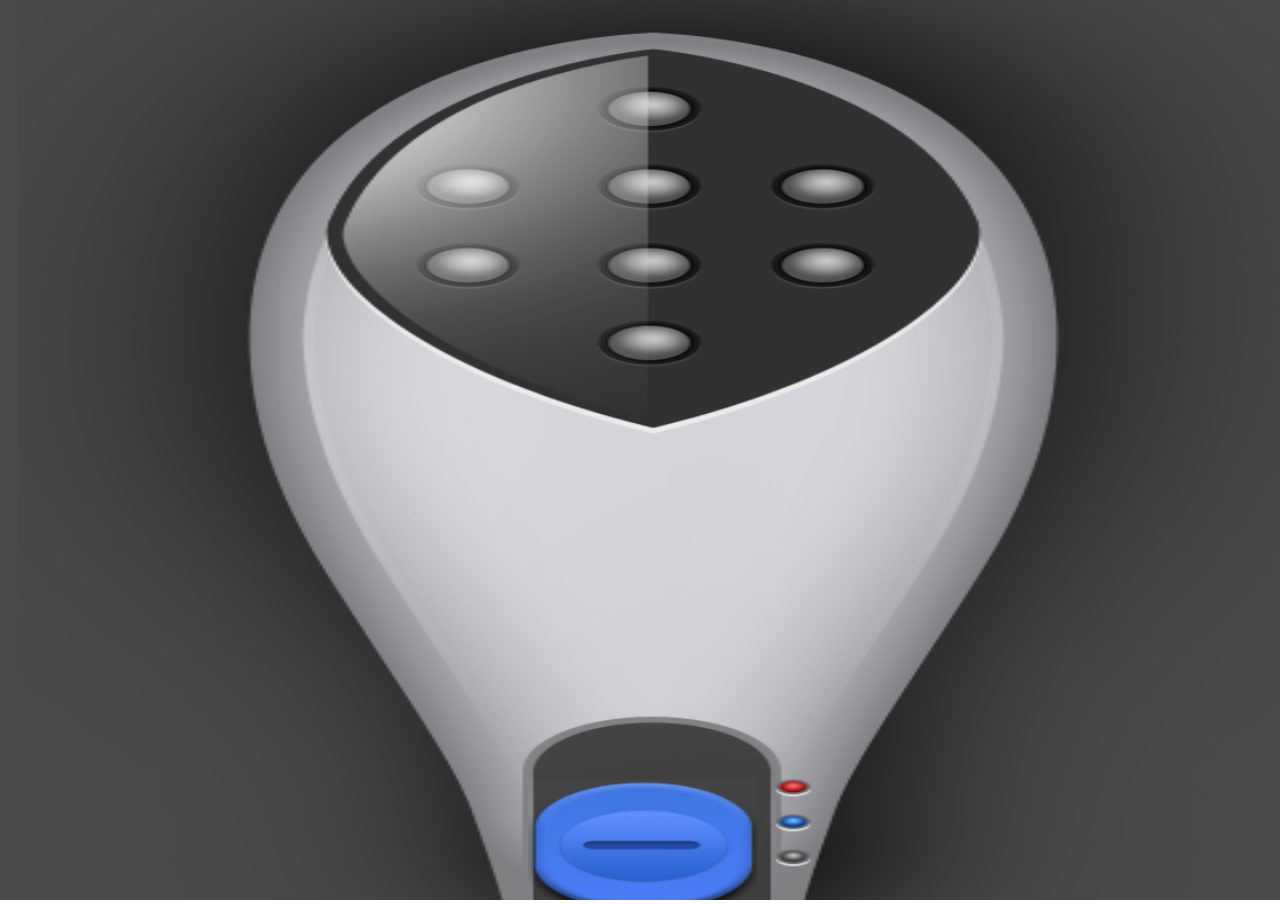
<file: demo/vibrator/index.html>
<!DOCTYPE html>
<html>
<head>
    <meta charset="utf-8" />
    <meta name="viewport" content="width=device-width,initial-scale=1,maximum-scale=1 minimum-scale=1" />
    <title>模拟按摩功能的震动棒</title>

    <style>
        body{
            margin:0;
        }
        .btn{
            width: 64px;
            height:24px;
            font-size:12px;
            text-align: center;
            line-height: 24px;
            border: 1px solid #DDD;
            background: -o-linear-gradient(top,#FFF 0%,#EEE 100%);
            border-radius:4px;
            text-shadow:1px 1px 0px #FFF;
        }
        .debugger{
            position:absolute;
            right:2px;
            top:2px;
            background:-webkit-linear-gradient(top,#222 0%,#444 100%);
            opacity:.3;
            width:100px;
            height:150px;
            overflow-y:auto;
            color:#FFF;
            z-index:100;
        }
        .debugger p{
            margin:0;
            padding:0;
            font-size:10px;
        }
    </style>

</head>
<body>
    <canvas id="canvas"></canvas>
    <script type="text/javascript" src="vibrator.js"></script>
</body>
</html>
</file>
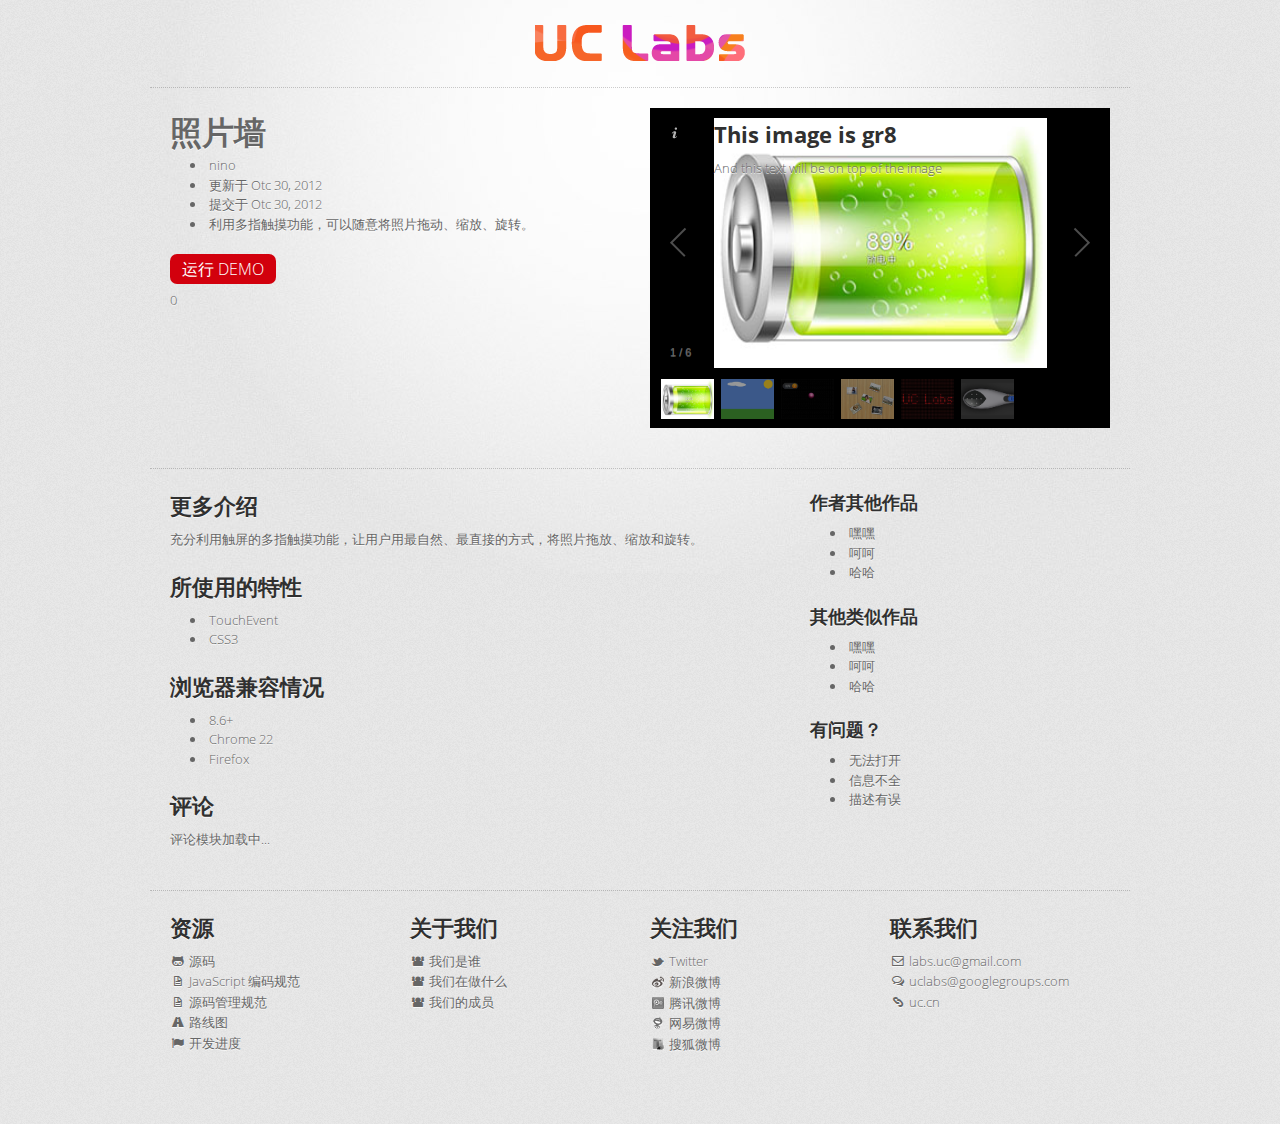
<file: demo.html>
<!DOCTYPE html>
<html>
  <head>
    <meta charset='utf-8'>
    <meta name="viewport" content="width=device-width, initial-scale=1.0, user-scalable=no">
    <link href='css/font-open-sans.css' rel='stylesheet' type='text/css' />
    <link rel="stylesheet" type="text/css" href="css/font-awesome.css" media="screen" />
    <link rel="stylesheet" type="text/css" href="css/uclabs.css" media="screen" />
    <title>UC Labs</title>
  </head>

  <body>
    <div id="container">
      <div class="inner">

        <header>
          <span class="uc_labs">
            <a href="index.html"><img src="img/uc-labs.png" /></a>
          </span>
        </header>

        <section class="main clearfix">
          <div class="span6 column">
            <h1>照片墙</h1>
            <ul>
              <li>nino</li>
              <li>更新于 Otc 30, 2012</li>
              <li>提交于 Otc 30, 2012</li>
              <li>利用多指触摸功能，可以随意将照片拖动、缩放、旋转。</li>
            </ul>
            <div class="launch-box">
              <a href="demo/image-wall/" class="launch-demo">运行 DEMO</a>
            </div>
            <div class="bshare-custom share-box"><a title="分享到QQ空间" class="bshare-qzone"></a><a title="分享到新浪微博" class="bshare-sinaminiblog"></a><a title="分享到人人网" class="bshare-renren"></a><a title="分享到腾讯微博" class="bshare-qqmb"></a><a title="分享到豆瓣" class="bshare-douban"></a><a title="更多平台" class="bshare-more bshare-more-icon more-style-addthis"></a><span class="BSHARE_COUNT bshare-share-count">0</span></div>
            <script type="text/javascript" charset="utf-8" src="http://static.bshare.cn/b/buttonLite.js#style=-1&amp;uuid=d69d91f9-ae29-4b7e-ab51-b2447503db5f&amp;pophcol=2&amp;lang=zh"></script>
            <script type="text/javascript" charset="utf-8" src="http://static.bshare.cn/b/bshareC0.js"></script>
          </div>
          <div class="span6 column">
            <div id="demo-screenshot">
            </div>
          </div>
      </section>

      <section class="main clearfix">
        <div class="span8 column">
          <h2>更多介绍</h2>
          <p>充分利用触屏的多指触摸功能，让用户用最自然、最直接的方式，将照片拖放、缩放和旋转。</p>
          <h2>所使用的特性</h2>
          <ul>
            <li>TouchEvent</li>
            <li>CSS3</li>
          </ul>
          <h2>浏览器兼容情况</h2>
          <ul>
            <li>8.6+</li>
            <li>Chrome 22</li>
            <li>Firefox</li>
          </ul>
          <h2>评论</h2>
            <div id="disqus_thread" style="width: 100%;">
              评论模块加载中...
            </div>
        </div>
        <div class="span4 column">
          <h3>作者其他作品</h3>
          <ul>
            <li>嘿嘿</li>
            <li>呵呵</li>
            <li>哈哈</li>
          </ul>
          <h3>其他类似作品</h3>
          <ul>
            <li>嘿嘿</li>
            <li>呵呵</li>
            <li>哈哈</li>
          </ul>
          <h3>有问题？</h3>
          <ul>
            <li>无法打开</li>
            <li>信息不全</li>
            <li>描述有误</li>
          </ul>
        </div>
      </section>

        <footer class="">
          <div class="row clearfix">
            <div class="span3 column">
              <h2>资源</h2>
              <ul class="icons list-style-none">
                <li><i class="icon-github"></i> 
                  <a href="https://github.com/uclabs" target="_blank">源码</a>
                </li>
                <li><i class="icon-file"></i> 
                  <a href="#" target="_blank">JavaScript 编码规范</a>
                </li>
                <li><i class="icon-file"></i> 
                  <a href="#" target="_blank">源码管理规范</a>
                </li>
                <li><i class="icon-road"></i> 
                  <a href="https://trello.com/b/c0jXfDdj" target="_blank">路线图</a>
                </li>
                <li><i class="icon-flag"></i> 
                  <a href="https://trello.com/b/c0jXfDdj" target="_blank">开发进度</a>
                </li>
              </ul>
            </div>
            <div class="span3 column">
              <h2>关于我们</h2>
              <ul class="icons list-style-none">
                <li><i class="icon-group"></i> 
                  <a href="#members">我们是谁</a>
                </li>
                <li><i class="icon-group"></i> 
                  <a href="#members">我们在做什么</a>
                </li>
                <li><i class="icon-group"></i> 
                  <a href="#members">我们的成员</a>
                </li>
              </ul>
            </div>
            <div class="span3 column">
              <h2>关注我们</h2>
              <ul class="icons list-style-none">
                <li><i class="icon-twitter"></i> 
                  <a href="http://twitter.com/uc_labs" target="_blank">Twitter</a>
                </li>
                <li><i class="icon-sina-weibo"></i> 
                  <a href="http:///weibo.com/uclabs" target="_blank">新浪微博</a>
                </li>
                <li><i class="icon-qq-weibo"></i> 
                  <a href="http://t.qq.com/uclabs" target="_blank">腾讯微博</a>
                </li>
                <li><i class="icon-163-weibo"></i> 
                  <a href="http://t.163.com/uclabs" target="_blank">网易微博</a>
                </li>
                <li><i class="icon-sohu-weibo"></i> 
                  <a href="http://t.sohu.com/uclabs" target="_blank">搜狐微博</a>
                </li>
              </ul>
            </div>
            <div class="span3 column">
              <h2>联系我们</h2>
              <ul class="icons list-style-none">
                <li><i class="icon-envelope"></i> 
                  <a href="mailto:labs.uc@gmail.com" alt="与 UC Labs 直接联系">labs.uc@gmail.com</a>
                </li>
                <li><i class="icon-comments-alt"></i> 
                  <a href="mailto:uclabs@googlegroups.com" alt="UC Labs 邮件列表">uclabs@googlegroups.com</a>
                </li>
                <li><i class="icon-link"></i> 
                  <a href="http://uc.cn" target="_blank">uc.cn</a>
                </li>
              </ul>
            </div>
          </div>
          <!-- <div class="uc_logo">
            <a href="http://uc.cn"><img src="img/uc-logo.png" /></a>
          </div>    -->       
        </footer>

        <script type="text/javascript" src="lib/underscore.js"></script>
        <script type="text/javascript" src="lib/jquery.js"></script>
        <script type="text/javascript" src="lib/galleria.js"></script>
        <script>
            Galleria.loadTheme('lib/galleria/galleria.classic.min.js');
        </script>
        <script type="text/javascript" src="js/uclabs.js"></script>

        <script type="text/javascript">
            /* * * CONFIGURATION VARIABLES: EDIT BEFORE PASTING INTO YOUR WEBPAGE * * */
            var disqus_shortname = 'uclabs';
            var disqus_title = 'Demo';

            /* * * DON'T EDIT BELOW THIS LINE * * */
            (function() {
                var dsq = document.createElement('script'); dsq.type = 'text/javascript'; dsq.async = true;
                dsq.src = 'http://' + disqus_shortname + '.disqus.com/embed.js';
                (document.getElementsByTagName('head')[0] || document.getElementsByTagName('body')[0]).appendChild(dsq);
            })();
        </script>
        <script type="text/javascript">
          var gaJsHost = (("https:" == document.location.protocol) ? "https://ssl." : "http://www.");
          document.write(unescape("%3Cscript src='" + gaJsHost + "google-analytics.com/ga.js' type='text/javascript'%3E%3C/script%3E"));
        </script>
        <script type="text/javascript">
          try {
            var pageTracker = _gat._getTracker("UA-35388361-1");
            pageTracker._trackPageview();
          } catch(err) {}
        </script>

      </div>
    </div>
  </body>
</html>
</file>
<file: css/uclabs.css>
html, body, div, span, applet, object, iframe,
h1, h2, h3, h4, h5, h6, p, blockquote, pre,
a, abbr, acronym, address, big, cite, code,
del, dfn, em, img, ins, kbd, q, s, samp,
small, strike, strong, sub, sup, tt, var,
b, u, i, center,
dl, dt, dd, ol, ul, li,
fieldset, form, label, legend,
table, caption, tbody, tfoot, thead, tr, th, td,
article, aside, canvas, details, embed, 
figure, figcaption, footer, header, hgroup, 
menu, nav, output, ruby, section, summary,
time, mark, audio, video {
	margin: 0;
	padding: 0;
	border: 0;
	font-size: 100%;
	font: inherit;
	vertical-align: baseline;
}
/* HTML5 display-role reset for older browsers */
article, aside, details, figcaption, figure, 
footer, header, hgroup, menu, nav, section {
	display: block;
}
body {
	line-height: 1;
}
ol, ul {
	list-style: none;
}
blockquote, q {
	quotes: none;
}
blockquote:before, blockquote:after,
q:before, q:after {
	content: '';
	content: none;
}
table {
	border-collapse: collapse;
	border-spacing: 0;
}

/* LAYOUT STYLES */
body {
  font-size: 1em;
  line-height: 1.5; 
  background: #e7e7e7 url(../img/body-bg.png) 0 0 repeat;
  font-family: 'Open Sans', Helvetica, Arial, serif;
  font-weight: 300;
  text-shadow: 0 1px 0 rgba(255, 255, 255, 0.8);
  color: #6d6d6d;
}

a {
  color: #d5000d;
}
a:hover {
  color: #c5000c;
}

header {
  padding-top: 25px;
  text-align: center;
}

header h1 {
  font-weight: 900;
  letter-spacing: -1px;
  font-size: 48px;
  color: #303030;
  line-height: 1.2;
}

header h2 {
  letter-spacing: -1px;
  font-size: 24px;
  color: #aaa;
  font-weight: normal;
  line-height: 1.3;
}

#container {
  background: transparent url(../img/highlight-bg.jpg) 50% 0 no-repeat;
  min-height: 595px;
}

.inner {
  width: 980px;
  margin: 0 auto;
}

#container .inner img {
  max-width: 100%;
}

#downloads {
  margin-bottom: 40px;
}

a.button {
  -moz-border-radius: 30px;
  -webkit-border-radius: 30px;                     
  border-radius: 30px;
  border-top: solid 1px #cbcbcb;
  border-left: solid 1px #b7b7b7;
  border-right: solid 1px #b7b7b7;
  border-bottom: solid 1px #b3b3b3;
  color: #303030;
  line-height: 25px;
  font-weight: bold;
  font-size: 15px;
  padding: 12px 8px 12px 8px;
  display: block;
  float: left;
  width: 179px;
  margin-right: 14px;  
  background: #fdfdfd; /* Old browsers */
  background: -moz-linear-gradient(top,  #fdfdfd 0%, #f2f2f2 100%); /* FF3.6+ */
  background: -webkit-gradient(linear, left top, left bottom, color-stop(0%,#fdfdfd), color-stop(100%,#f2f2f2)); /* Chrome,Safari4+ */
  background: -webkit-linear-gradient(top,  #fdfdfd 0%,#f2f2f2 100%); /* Chrome10+,Safari5.1+ */
  background: -o-linear-gradient(top,  #fdfdfd 0%,#f2f2f2 100%); /* Opera 11.10+ */
  background: -ms-linear-gradient(top,  #fdfdfd 0%,#f2f2f2 100%); /* IE10+ */
  background: linear-gradient(top,  #fdfdfd 0%,#f2f2f2 100%); /* W3C */
  filter: progid:DXImageTransform.Microsoft.gradient( startColorstr='#fdfdfd', endColorstr='#f2f2f2',GradientType=0 ); /* IE6-9 */
  -webkit-box-shadow: 10px 10px 5px #888;
  -moz-box-shadow: 10px 10px 5px #888;
  box-shadow: 0px 1px 5px #e8e8e8;
}
a.button:hover {
  border-top: solid 1px #b7b7b7;
  border-left: solid 1px #b3b3b3;
  border-right: solid 1px #b3b3b3;
  border-bottom: solid 1px #b3b3b3;
  background: #fafafa; /* Old browsers */
  background: -moz-linear-gradient(top,  #fdfdfd 0%, #f6f6f6 100%); /* FF3.6+ */
  background: -webkit-gradient(linear, left top, left bottom, color-stop(0%,#fdfdfd), color-stop(100%,#f6f6f6)); /* Chrome,Safari4+ */
  background: -webkit-linear-gradient(top,  #fdfdfd 0%,#f6f6f6 100%); /* Chrome10+,Safari5.1+ */
  background: -o-linear-gradient(top,  #fdfdfd 0%,#f6f6f6 100%); /* Opera 11.10+ */
  background: -ms-linear-gradient(top,  #fdfdfd 0%,#f6f6f6 100%); /* IE10+ */
  background: linear-gradient(top,  #fdfdfd 0%,#f6f6f6, 100%); /* W3C */
  filter: progid:DXImageTransform.Microsoft.gradient( startColorstr='#fdfdfd', endColorstr='#f6f6f6',GradientType=0 ); /* IE6-9 */
}

a.button span {
  padding-left: 50px;
  display: block;
  height: 23px;
}

code, pre {
  color: #222;
  margin-bottom: 30px;
  font-size: 14px;
}

code {
  background-color: #f2f2f2;
  border: solid 1px #ddd;
  padding: 0 3px;
}

pre {
  padding: 20px;
  background: #303030;
  color: #f2f2f2;
  text-shadow: none;
  overflow: auto;
}
pre code {
  color: #f2f2f2;
  background-color: #303030;
  border: none;
  padding: 0;
}

ul, ol, dl {
  margin-bottom: 20px;
}


/* COMMON STYLES */

hr {
  height: 1px;
  width: 100%;
  line-height: 1px;
  margin-top: 10px;
  border: none;
  background: transparent url(../img/hr.png) 50% 0 no-repeat;
}

strong {
  font-weight: bold;
}

em {
  font-style: italic;
}

table {
  width: 100%;
  border: 1px solid #ebebeb;
}

th {
  font-weight: 500;
}

td {
  border: 1px solid #ebebeb;
  text-align: center; 
  font-weight: 300;
}

form {
  background: #f2f2f2;
  padding: 20px;
  
}


/* GENERAL ELEMENT TYPE STYLES */

h1 {
  font-size: 32px;
  font-weight: bold;
} 

h2 {
  font-size: 22px;
  font-weight: bold;
  color: #303030;
  margin-bottom: 8px;
} 

h3 {
  color: #303030;
  font-size: 18px;
  font-weight: bold;
  margin-bottom: 8px;
} 
 
h4 {
  font-size: 16px;
  font-weight: bold;
  color: #303030;
} 

h5 {
  font-size: 1em;
  color: #303030;
} 

h6 {
  font-size: .8em;
  color: #303030;
} 

p {
  font-weight: 300;
  margin-bottom: 20px;
}
 
a {
  text-decoration: none;
}

p a {
  font-weight: 400;
}

blockquote {
  font-size: 1.6em;
  border-left: 10px solid #e9e9e9;
  margin-bottom: 20px;
  padding: 0 0 0 30px;
}

ul li {
  list-style: disc inside;
  padding-left: 20px;
}

ol li {
  list-style: decimal inside;
  padding-left: 3px;
}

dl dt {
  color: #303030;
}

footer {
  border-top: 1px dotted rgba(0, 0, 0, 0.2);
  margin-top: 20px;
  padding-top: 20px;
  padding-bottom: 50px;
  font-size: 13px;
  color: #666;
  vertical-align: middle;
}

footer a {
  color: #666;
}
footer a:hover {
  color: #333;
}

.uc_labs {
}

.row {

}

.column {
  float: left;
}

.span2 {
  padding-left: 20px;
  width: 140px;
}

.span3 {
  padding-left: 20px;
  width: 220px;
}

.span4 {
  padding-left: 20px;
  width: 300px;
}

.span6 {
  padding-left: 20px;
  width: 460px;
}

.span8 {
  padding-left: 20px;
  width: 620px;
}

.span10 {
  padding-left: 20px;
  width: 780px;
}

.list-style-none li {
  list-style: none;
  padding-left: 0;
}

.main {
  border-top: 1px dotted rgba(0, 0, 0, 0.2);
  margin-top: 20px;
  padding-top: 20px;
  padding-bottom: 20px;
  font-size: 13px;
  color: #666;
}

.demo-list {
  padding-left: 20px;
  padding-right: 20px;
}

.demo-title {
}

.demo {
  float: left;
  margin: 7px;
  box-shadow: 2px 2px 8px #bbb;
  /*-webkit-box-reflect: below 1px -webkit-gradient(linear, 0% 100%,100% 100%, from(rgba(255,255,255,0)), to(white));*/
}

.demo:hover {
  box-shadow: 2px 2px 14px #ffad6a;
}

.demo-frame {
  background-color: #ef7f24;
}

.demo-thumb {
  width: 200px;
  height: 150px;
}

.demo-name {
  padding: 0 0 6px 8px;
  color: #fff;
  text-shadow: none;
}

.launch-box {
  margin: 7px 0;
}
.launch-demo {
  display: inline-block;
  padding: 7px 12px;
  font-size: 16px;
  line-height: 16px;
  color: #fff;
  text-shadow: none;
  background-color: #d2000d;
  -webkit-border-radius: 7px;
  -webkit-transition: background-color 0.2s;
}
.launch-demo:hover {
  color: #fff;
  background-color: #f3000f;
}

.share-box {

}

#demo-screenshot {
  width: 460px;
  height: 320px;
}

.uc_logo {
  padding: 10px 0 20px 0;
  text-align: center;
  -webkit-filter: grayscale(100%);
}
.uc_logo:hover {
  -webkit-filter: none;
}

.uc_logo img {
  width: 75px;
  height: 21px;
  box-shadow: 0 0 5px #aaa;
}

.icon-sina-weibo, .icon-qq-weibo, .icon-163-weibo, .icon-sohu-weibo {
  margin-bottom: -5px;
  height: 20px;
  background-size: 12px 12px;
  background-position: center center;
  background-repeat: no-repeat;
}

.icon-sina-weibo {
  background-image: url(../img/icons/sina-weibo.png);
  opacity: 0.7;
}

.icon-qq-weibo {
  background-image: url(../img/icons/qq-weibo.png);
  opacity: 0.9;
}

.icon-163-weibo {
  background-image: url(../img/icons/163-weibo.png);
}

.icon-sohu-weibo {
  background-image: url(../img/icons/sohu-weibo.png);
  opacity: 0.9;
}

/* MISC */
.clearfix:after {
  clear: both;
  content: '.';
  display: block;
  visibility: hidden;
  height: 0;
}

.clearfix {display: inline-block;}
* html .clearfix {height: 1%;}
.clearfix {display: block;}

/* #Media Queries
================================================== */

/* Smaller than standard 960 (devices and browsers) */
@media only screen and (max-width: 959px) {}

/* Tablet Portrait size to standard 960 (devices and browsers) */
@media only screen and (min-width: 768px) and (max-width: 959px) {}

/* All Mobile Sizes (devices and browser) */
@media only screen and (max-width: 767px) {
  .uc_labs {
    width: 140px;
    height: 24px;
  }
  header {
    padding-top: 20px;
  }
  #downloads {
    margin-bottom: 25px;
  }
  #download-zip, #download-tar-gz {
    display: none;
  }
  .inner {
    width: 94%;
    margin: 0 auto;
  }
}

/* Mobile Landscape Size to Tablet Portrait (devices and browsers) */
@media only screen and (min-width: 481px) and (max-width: 767px) {
}

/* Mobile Portrait Size to Mobile Landscape Size (devices and browsers) */
@media only screen and (max-width: 480px) {
  .uc_logo {
    width: 66px;
    height: 18px;
  }
}
</file>
<file: demo/battery/battery.css>
body{font-family:arial}
.level,.status{color:#fff;max-width:100px;position:absolute;text-shadow:0 0 2px #000;z-index:5}
.level{font-size:30px;left:130px;top:210px}
.status{font-size:13px;left:130px;line-height:16px;top:242px}
.indicator{height:420px;position:absolute;top:38px;width:320px}
.indicator img{position:absolute}
.indicator-cover{height:420px;width:320px;z-index:4}
.indicator-surface{height:51px;left:48px;top:60px;width:223px;z-index:3}
.indicator-capacity{-webkit-mask-image:url(img/mask.png);-webkit-mask-position:0 78px;-webkit-mask-repeat:no-repeat;height:420px;width:320px;z-index:2}
.indicator-bottom{height:420px;width:320px;z-index:1}
@media only screen and orientationlandscape {
.indicator{-webkit-transform:rotate(-90deg);-webkit-transform-origin:54% 34%;top:0}
.level,.rotate .status{max-width:120px}
.level{left:230px;top:130px}
.status{left:230px;top:162px}
}
</file>
<file: demo/image-wall/wall.css>
body {
    background: url(img/bg.jpg) repeat-x;
}

.photo {
    position: absolute;
    border: 1px solid #333;
    -webkit-box-shadow: 5px 5px 10px #555;
}

.frame {
    padding: 7px 5px;
    background-color: #fff;
}

.image {
    width: 240px;
    height: 150px;
}

.label {
    padding-top: 2px;
    font-size: 14px;
    line-height: 14px;
    font-family: arial;
    text-align: right;
    color: #333;
}

.holding {

}
</file>
<file: demo/marquee/marquee.css>
body{
	margin:0px;
}
.control_btn {
	position:fixed;
	width:30px;
	height:30px;
	top:20px;
	right:30px;
	-webkit-border-radius:15px;
	background-color:whiteSmoke;
	z-index:1000;
}

.control_pad {
	position:fixed;
	width:250px;
	height:300px;
	left:50%;
	top:50%;
	margin:-150px 0px 0px -125px;
	background-color:#9C9C9C;
	opacity:0.9;
	-webkit-border-radius:4px;
	display:none;
}
.url_pad {
	position:fixed;
	width:250px;
	height:200px;
	left:50%;
	top:50%;
	margin:-100px 0px 0px -125px;
	background-color:#9c9c9c;
	opacity:0.9;
	-webkit-border-radius:4px;
	display:none;
	color:whitesmoke;
}
.control_btns {
	margin-left:50px;
	margin-top:10px;
}
.speed {
	width:175px;
	height:40px;
	margin:5px 0px 0px 25px;
	border-bottom:1px dotted #DDDDDD;
	padding-left:25px;
}
.word {
	width:200px;
	height:50px;
	margin:5px 0px 0px 25px;
	border-bottom:1px dotted #DDDDDD;
}
.color {
	width:175px;
	height:50px;
	margin:5px 0px 0px 25px;
	border-bottom:1px dotted #DDDDDD;
	padding-left:25px;
}
.btns {
	margin:8px 5px 5px 5px;
	width:60px;
	height:25px;
	-webkit-border-radius:5px;
	background-color:lightgray;
	text-align:center;
	float:left;
	color:whitesmoke;
}
.url_btn {
	margin:8px 5px 5px 5px;
	width:130px;
	height:25px;
	-webkit-border-radius:5px;
	background-color:lightgray;
	text-align:center;
	float:left;
	color:whitesmoke;
}
.msg {
	margin-left:25px;
	margin-top:12px;
}
#led_pad {
	background-color:black;
}

.color_pad {
	width:250px;
	height:300px;
	-webkit-border-radius:5px;
	background-color:#9C9C9C;
	left:50%;
	top:50%;
	margin:-150px 0px 0px -125px;
	position:fixed;
	opacity:0.9;
	display:none;
	z-index:1001;
}
.axis {
	width:200px;
	height:15px;
	-webkit-border-radius:8px;
	margin:35px 0px 0px 20px;
	position:relative;
}
#red_axis {
	background:-webkit-linear-gradient(left, rgb(0, 0, 0), rgb(255, 0, 0));
}
#green_axis {
	background:-webkit-linear-gradient(left, rgb(0, 0, 0), rgb(0, 255, 0));
}
#blue_axis {
	background:-webkit-linear-gradient(left, rgb(0, 0, 0), rgb(0, 0, 255));
}
.slip{
	position:absolute;
	left:20%;
	width:18px;
	height:33px;
	-webkit-border-radius:2px;
	background:-webkit-gradient(linear,left top,left bottom,from(white),to(#E4E3E3));
	top:-10px;
}
.show_color {
	width:200px;
	height:50px;
	margin-left:20px;
	margin-top:20px;
	background-color:black;
}

.border_line {
	border-bottom:1px dashed #DDDDDD;
}

#url {
	text-align:center;
	word-wrap:break-word;
	margin:10px 5px 5px 5px;
}
</file>
<file: css/font-open-sans.css>
@font-face {
  font-family: 'Open Sans';
  font-style: normal;
  font-weight: 300;
  src: local('Open Sans Light'), local('OpenSans-Light'), url('../font/OpenSans-Light.ttf') format('truetype');
}
@font-face {
  font-family: 'Open Sans';
  font-style: normal;
  font-weight: 400;
  src: local('Open Sans'), local('OpenSans'), url('../font/OpenSans-Regular.ttf') format('truetype');
}
@font-face {
  font-family: 'Open Sans';
  font-style: normal;
  font-weight: 600;
  src: local('Open Sans Semibold'), local('OpenSans-Semibold'), url('../font/OpenSans-Bold.ttf') format('truetype');
}
</file>
